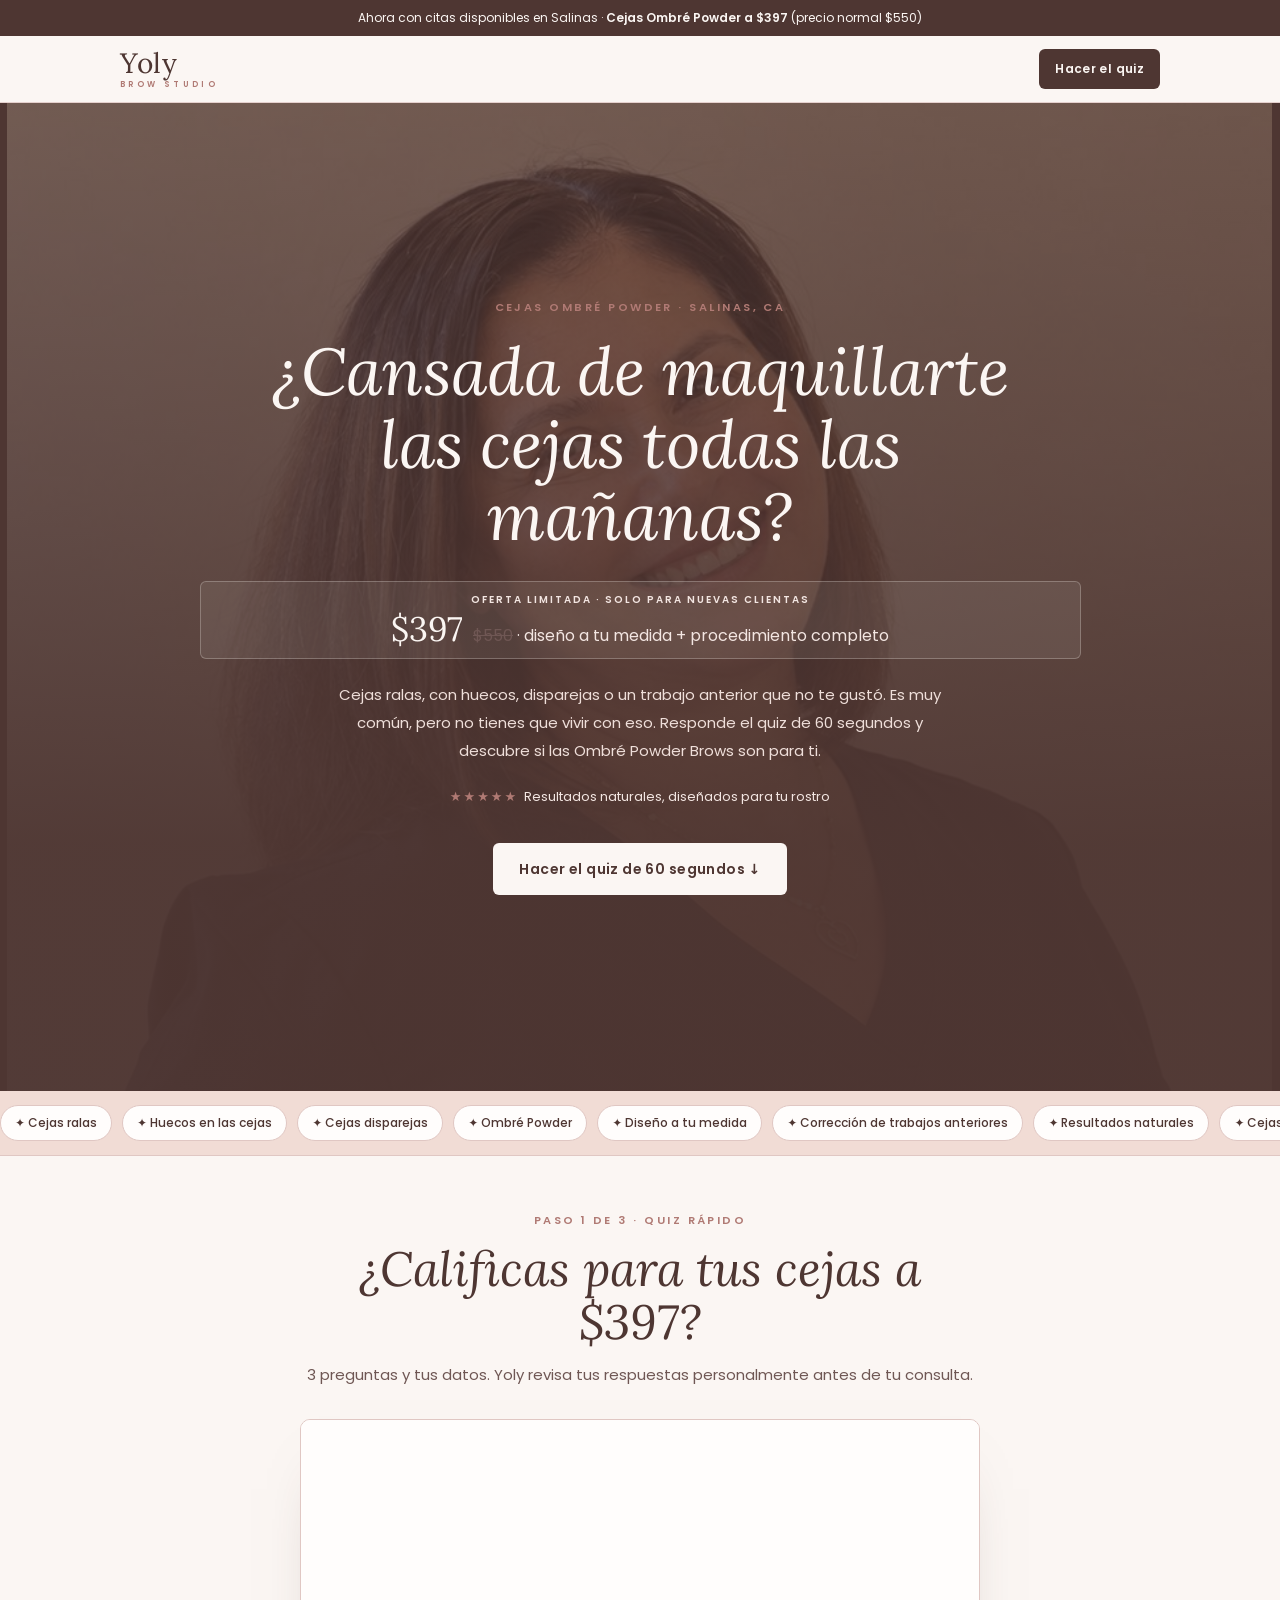
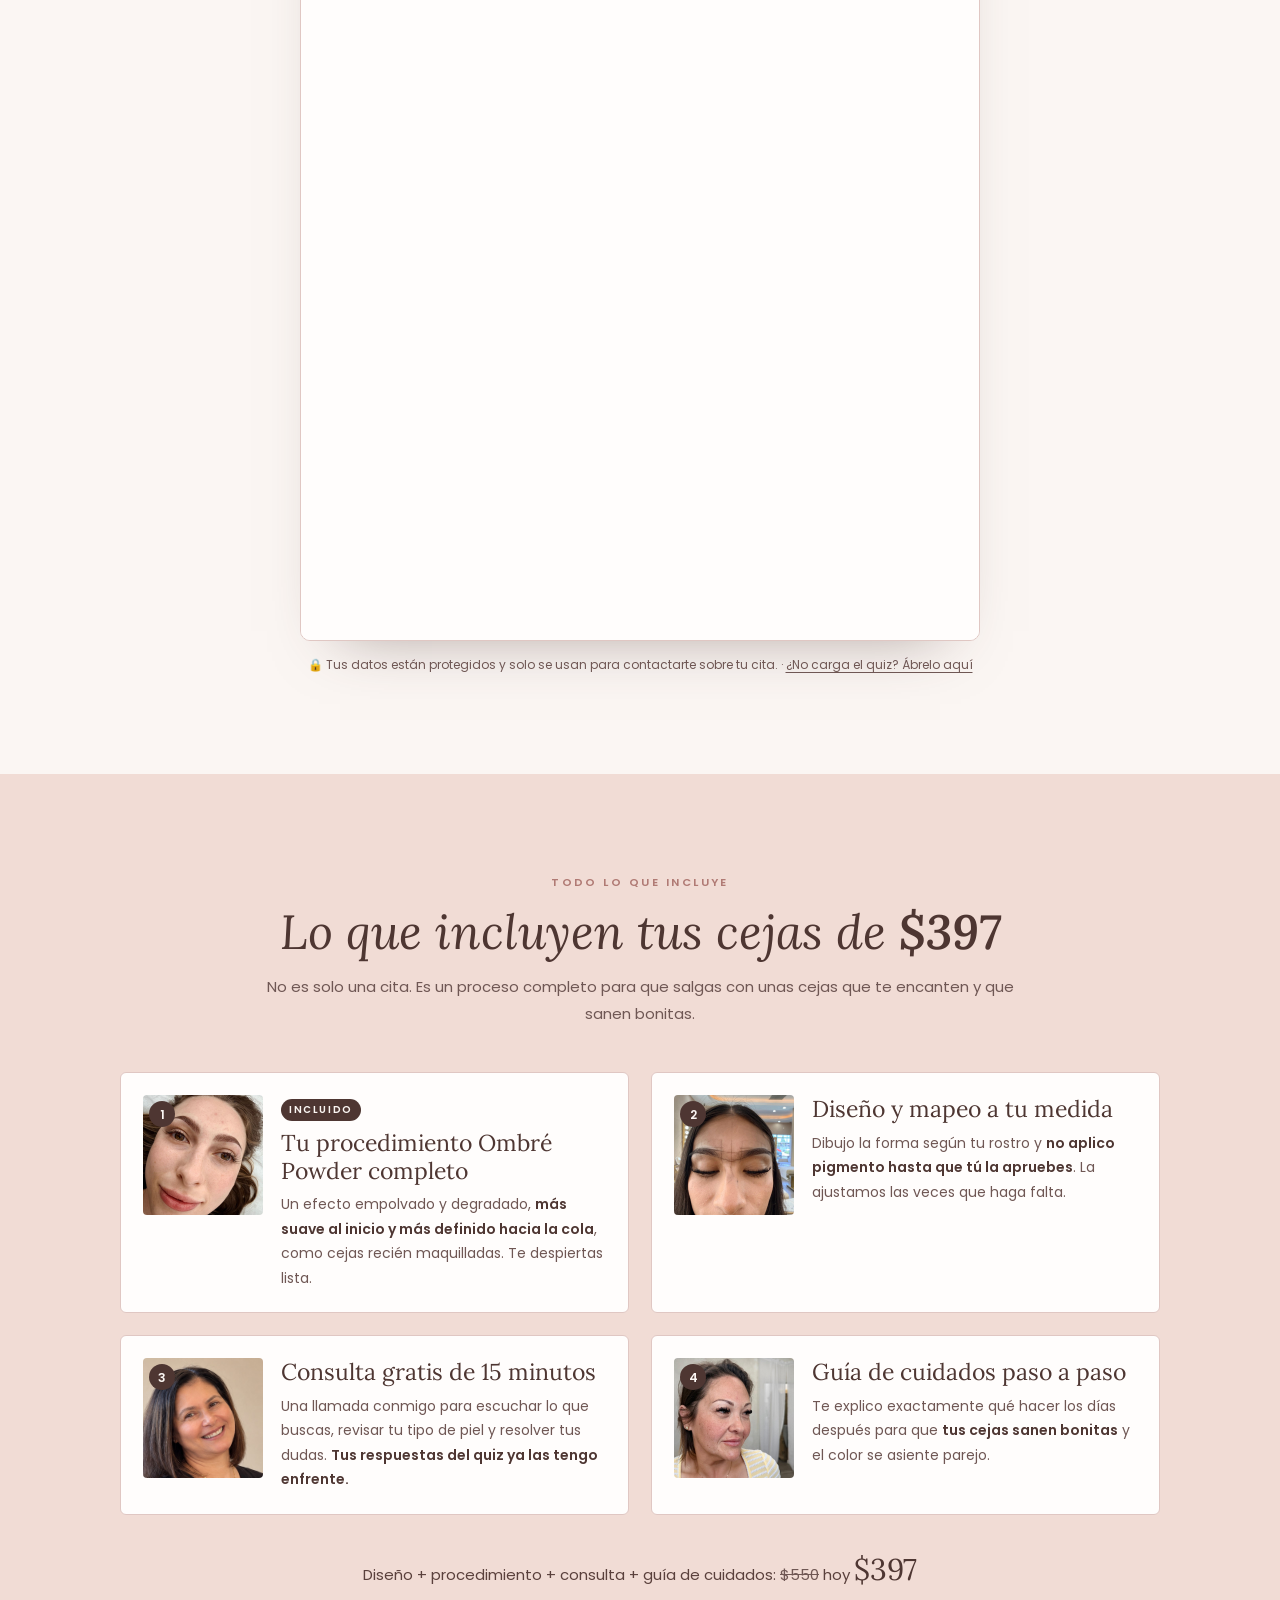
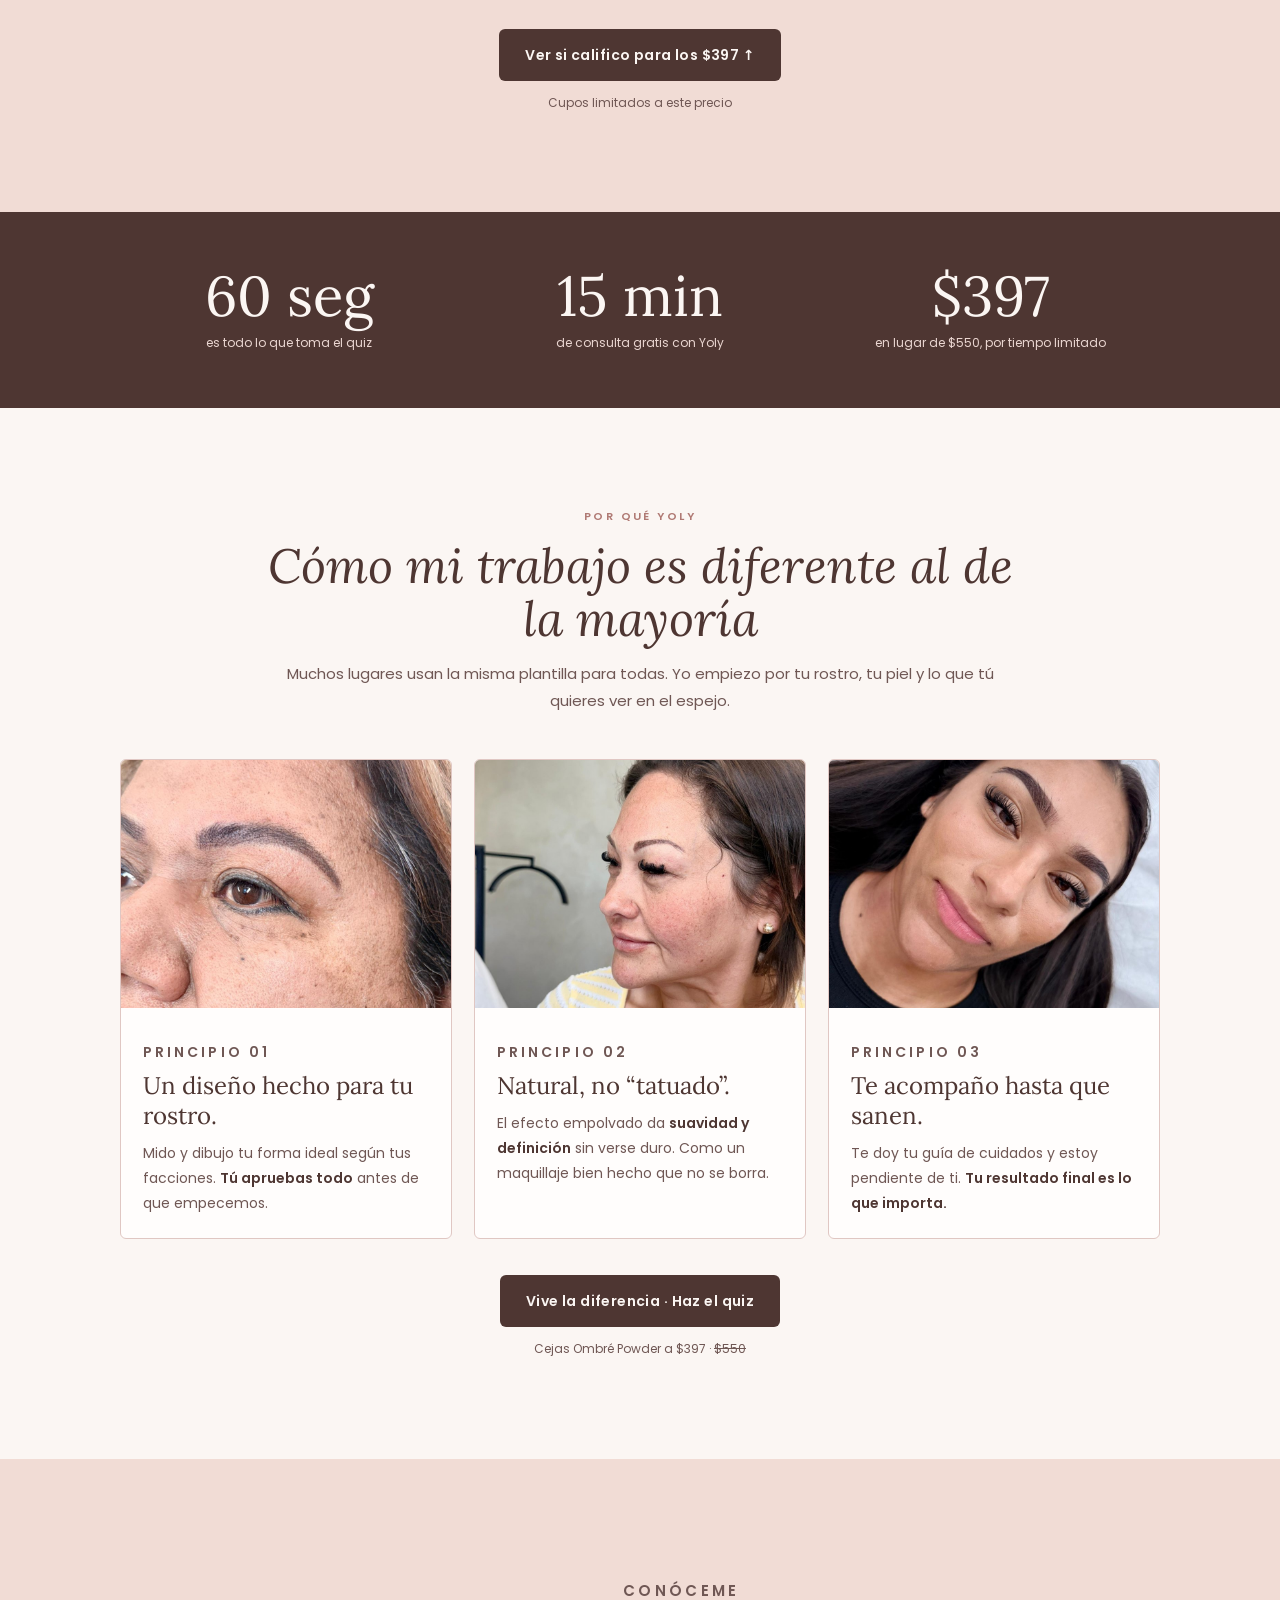
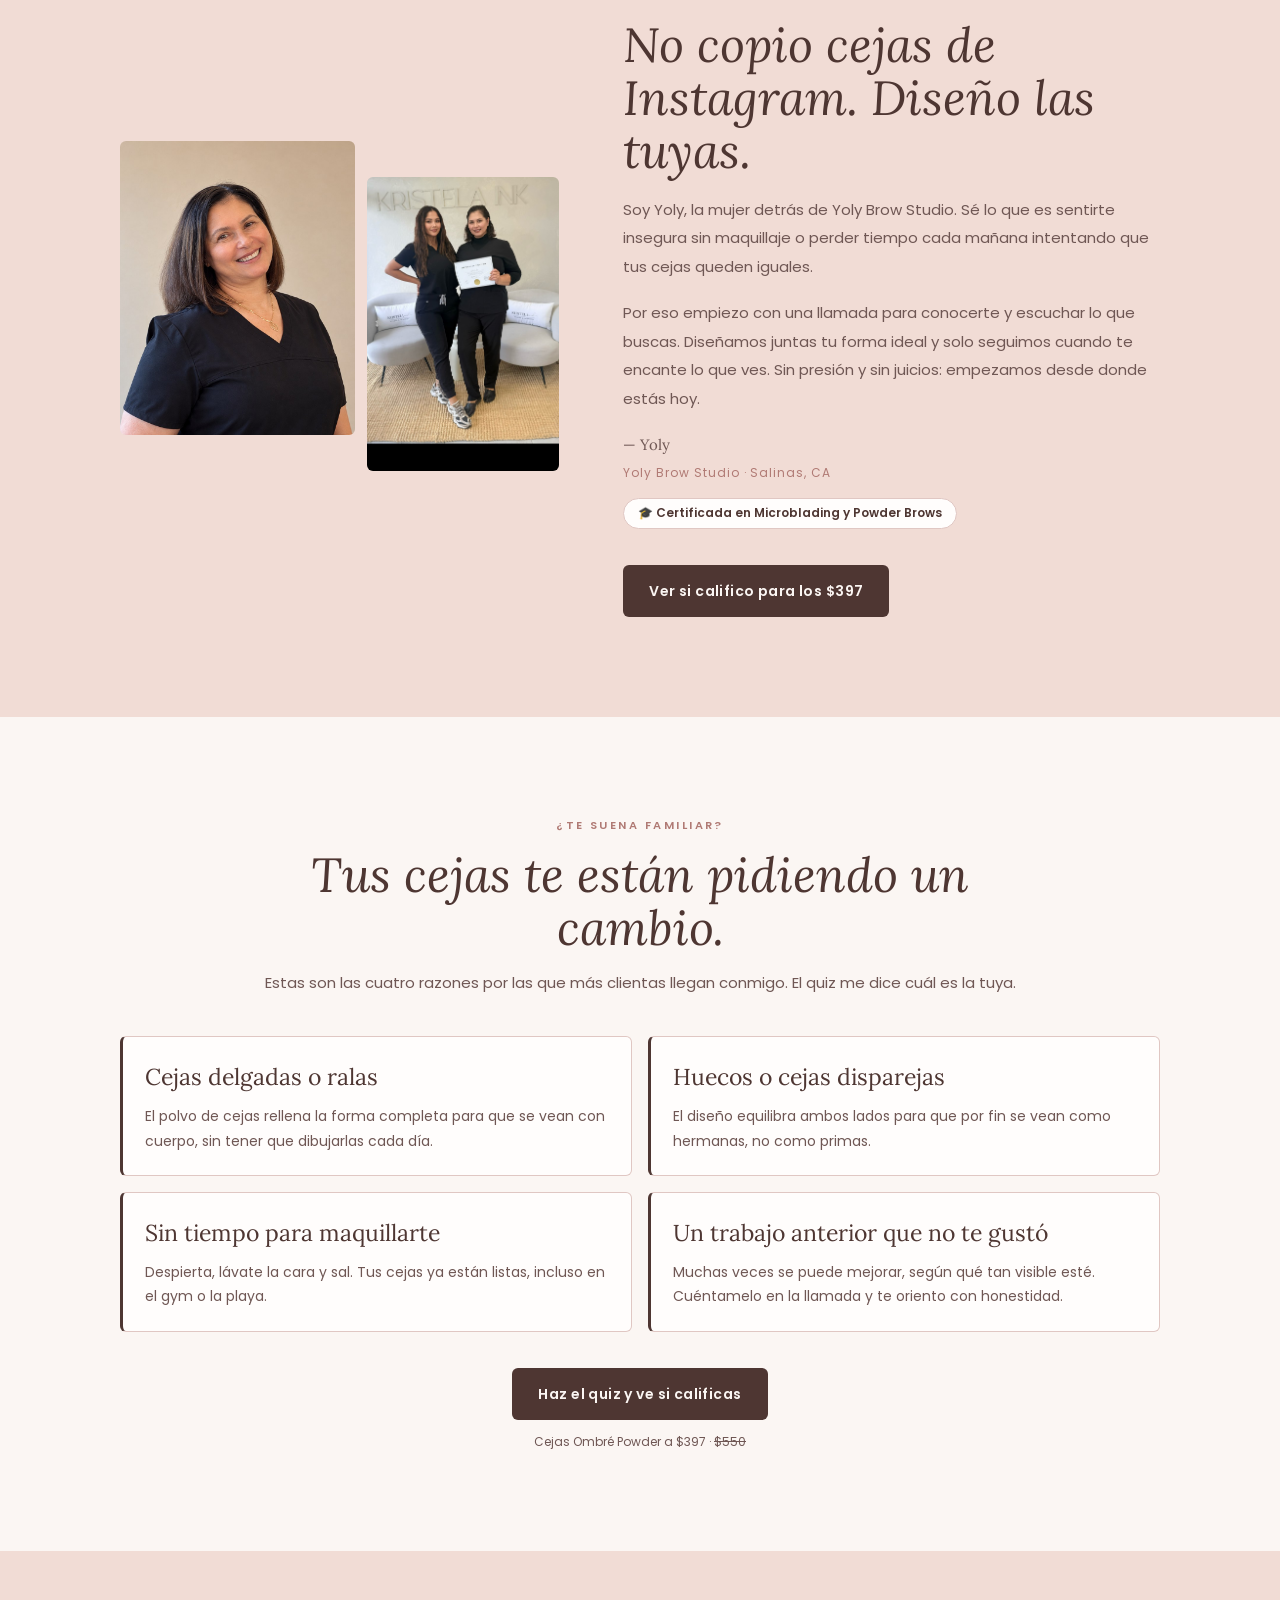
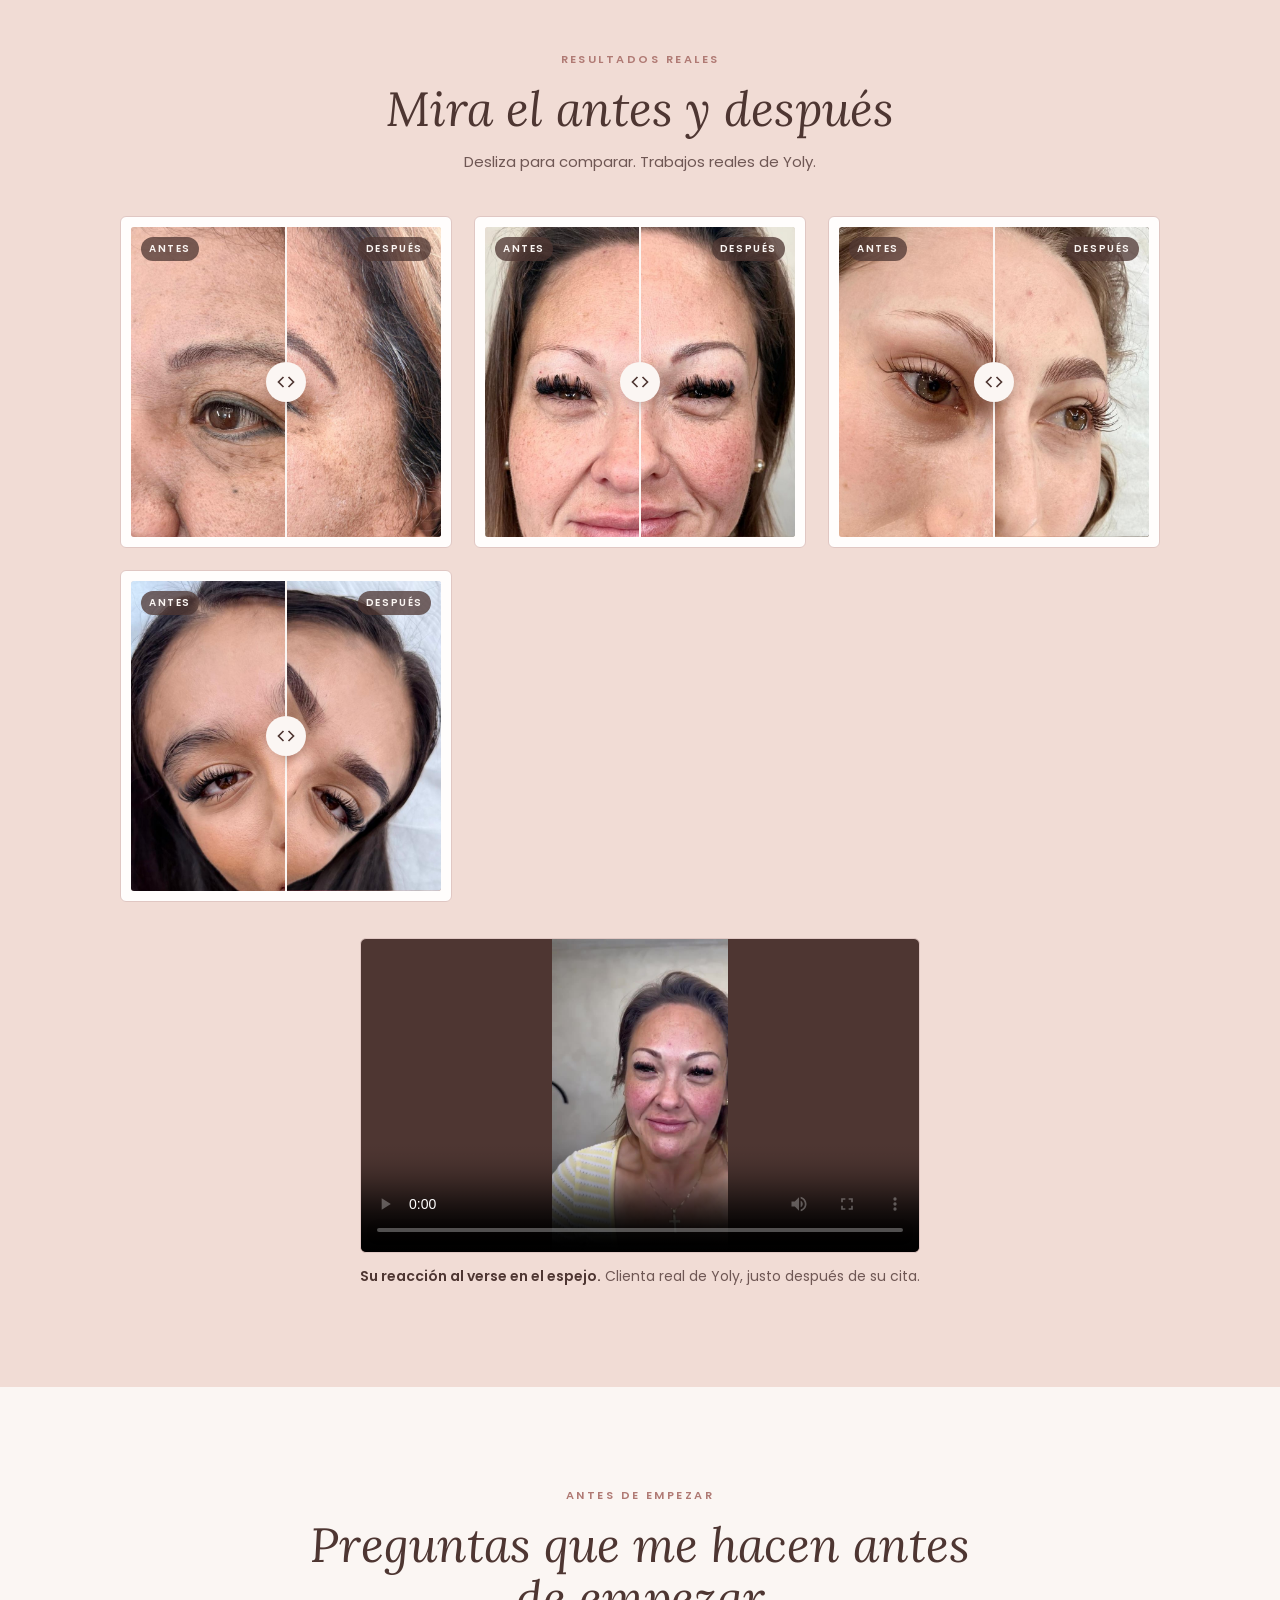
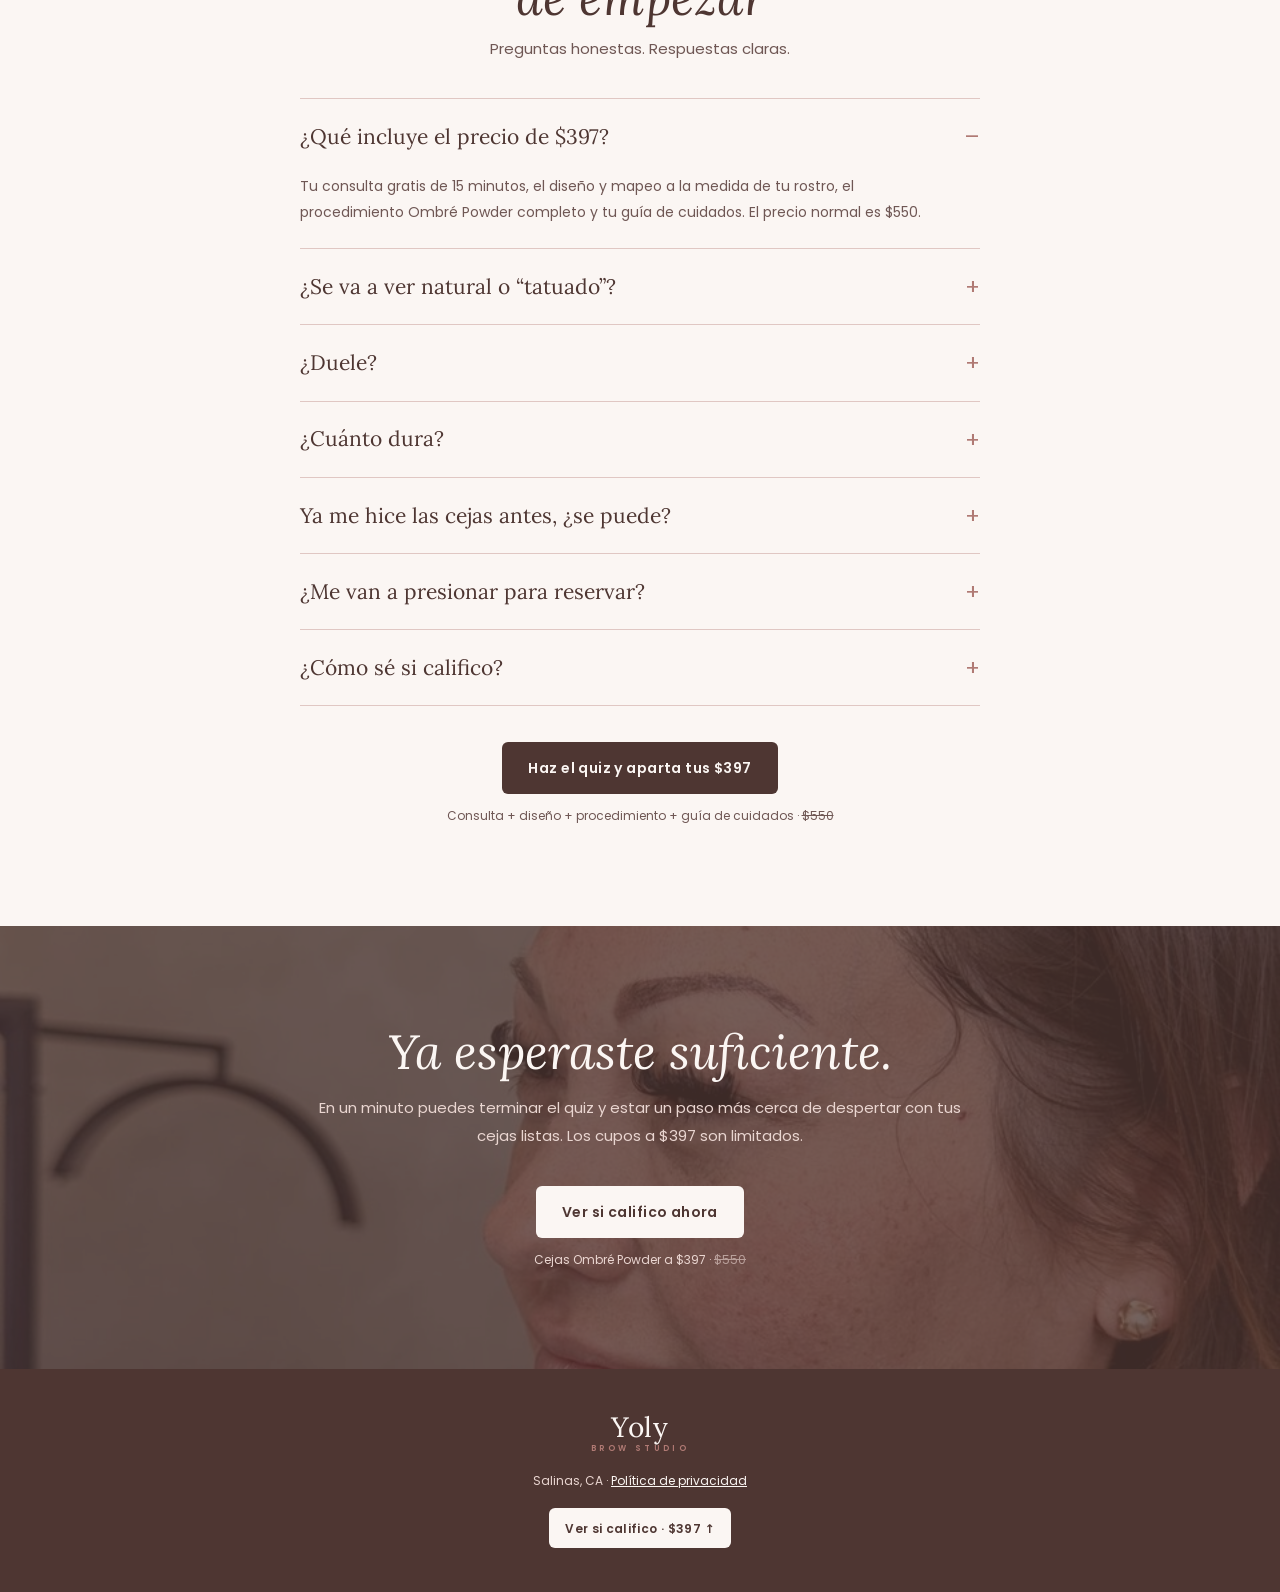
<file: index.html>
<!doctype html>
<html lang="es">
<head>
<meta charset="utf-8">
<meta name="viewport" content="width=device-width, initial-scale=1">
<title>Cejas Ombré Powder $397 | Yoly Brow Studio</title>
<meta name="description" content="Responde el quiz de 60 segundos y descubre si calificas para tus cejas Ombré Powder a $397 (precio normal $550) con Yoly en Yoly Brow Studio.">
<meta property="og:title" content="Cejas Ombré Powder a $397 | Yoly Brow Studio">
<meta property="og:description" content="Precio normal $550, hoy $397. Responde el quiz de 60 segundos para ver si calificas.">
<meta property="og:image" content="/media/hero.jpg">
<link rel="icon" href="data:image/svg+xml,%3Csvg xmlns='http://www.w3.org/2000/svg' viewBox='0 0 64 64'%3E%3Crect width='64' height='64' rx='14' fill='%234E3632'/%3E%3Ctext x='32' y='43' font-family='Georgia,serif' font-size='34' text-anchor='middle' fill='%23FBF6F3'%3EY%3C/text%3E%3C/svg%3E">
<link rel="preconnect" href="https://fonts.googleapis.com">
<link rel="preconnect" href="https://fonts.gstatic.com" crossorigin>
<link href="https://fonts.googleapis.com/css2?family=Lora:ital,wght@0,400;0,500;1,400;1,500&family=Poppins:wght@300;400;500;600&display=swap" rel="stylesheet">
<link rel="stylesheet" href="/funnel.css">
<script>
/* ============ SETTINGS — edit here ============ */
window.SITE = {
  artist: 'Yoly',
  // Zuops Smart Form "Quiz Ombré $397 – Video Funnel (test)". Its redirect goes to /video/
  formUrl: 'https://crm.adrianolocal.com/f/quiz-ombre-397-video-funnel-test-5132',
  pixelId: '1642823290759521',
  beforeAfter: [
    { before: '/media/ba-1-antes.jpg', after: '/media/ba-1-despues.jpg' },
    { before: '/media/ba-2-antes.jpg', after: '/media/ba-2-despues.jpg' },
    { before: '/media/ba-3-antes.jpg', after: '/media/ba-3-despues.jpg' },
    { before: '/media/ba-4-antes.jpg', after: '/media/ba-4-despues.jpg' }
  ]
};
</script>
<style>
/* hero */
.hero{position:relative;background:var(--night);color:var(--cream);overflow:hidden}
.hero::before{content:"";position:absolute;inset:0;background:url(/media/hero.jpg) center 22%/cover;opacity:.42}
@media(min-width:900px){.hero::before{background-position:center 28%;background-size:auto 160%;background-repeat:no-repeat}}
.hero::after{content:"";position:absolute;inset:0;background:linear-gradient(180deg,rgba(78,54,50,.35),rgba(78,54,50,.92) 75%)}
.hero .wrap{position:relative;z-index:1;padding-top:64px;padding-bottom:64px;text-align:center}
@media(min-width:768px){.hero .wrap{padding-top:96px;padding-bottom:96px}}
.hero h1{font-size:40px;color:var(--cream);max-width:820px;margin:18px auto 0}
@media(min-width:640px){.hero h1{font-size:56px}}
@media(min-width:1024px){.hero h1{font-size:66px}}
.hero .offer{margin-top:28px;background:rgba(251,246,243,.08);border-color:rgba(251,246,243,.25)}
.hero .offer .price{color:var(--cream)}
.hero .offer span{color:#F3E6E2}
.hero p.agit{max-width:620px;margin:22px auto 0;font-size:15px;line-height:1.85;color:#EFDFDA}
.stars{margin-top:22px;font-size:13px;color:#F3E6E2}
.stars span{color:var(--gold);letter-spacing:2px;margin-right:6px}
/* ticker */
.ticker{background:var(--sand);border-bottom:1px solid var(--linen);overflow:hidden;padding:14px 0}
.ticker-track{display:flex;gap:10px;width:max-content;animation:tick 32s linear infinite}
.ticker span{white-space:nowrap;border:1px solid var(--linen);background:var(--card);border-radius:999px;padding:7px 14px;font-size:12px;font-weight:500;color:var(--night)}
@keyframes tick{to{transform:translateX(-50%)}}
/* quiz */
#quiz{padding-top:56px}
.quiz-box{margin-top:30px;background:var(--card);border:1px solid var(--linen);border-radius:10px;overflow:hidden;box-shadow:0 30px 60px -40px rgba(78,54,50,.5)}
.quiz-box iframe{width:100%;height:820px;border:0;background:var(--card)}
.quiz-note{margin-top:14px;text-align:center;font-size:12px;color:var(--muted)}
.quiz-note a{text-decoration:underline;text-underline-offset:3px}
/* stats */
.stats{display:grid;grid-template-columns:repeat(3,1fr);gap:12px;text-align:center}
.stats b{display:block;font-family:Lora,Georgia,serif;font-weight:400;font-size:40px;color:var(--cream);line-height:1}
@media(min-width:768px){.stats b{font-size:56px}}
.stats span{display:block;margin-top:10px;font-size:12px;line-height:1.5;color:#EAD6D1}
/* principles */
.princ{display:grid;gap:22px;margin-top:44px}
@media(min-width:900px){.princ{grid-template-columns:repeat(3,1fr)}}
.pr{background:var(--card);border:1px solid var(--linen);border-radius:var(--radius);overflow:hidden}
.pr img{width:100%;aspect-ratio:4/3;object-fit:cover}
.pr div{padding:22px}
.pr h3{font-family:Lora,Georgia,serif;font-weight:400;font-size:24px;color:var(--night);line-height:1.25;margin-top:6px}
.pr p{font-size:14px;line-height:1.8;color:var(--muted);margin-top:10px}
/* story */
.story{display:grid;gap:36px;align-items:center}
@media(min-width:900px){.story{grid-template-columns:.9fr 1.1fr;gap:64px}}
.story-pics{display:grid;grid-template-columns:1.1fr .9fr;gap:12px}
.story-pics img{width:100%;height:100%;object-fit:cover;border-radius:var(--radius)}
.story-pics img:first-child{aspect-ratio:4/5}
.story-pics img:last-child{aspect-ratio:4/5;margin-top:36px}
.story p{font-size:15px;line-height:1.9;color:var(--muted);margin-top:18px}
.sig{margin-top:20px;font-family:Lora,Georgia,serif;font-size:22px;color:var(--night)}
.sig small{display:block;font-family:Poppins,sans-serif;font-size:12px;color:var(--gold);letter-spacing:.08em;margin-top:2px}
.story .cert{display:inline-block;margin-top:14px;line-height:1.4;padding:6px 14px;border-radius:999px;background:var(--card);border:1px solid var(--linen);font-size:12px!important;font-weight:600;color:var(--night)}
/* problems */
.probs{display:grid;gap:16px;margin-top:40px}
@media(min-width:640px){.probs{grid-template-columns:repeat(2,1fr)}}
.prob{background:var(--card);border:1px solid var(--linen);border-left:3px solid var(--night);border-radius:var(--radius);padding:22px}
.prob h3{font-family:Lora,Georgia,serif;font-weight:400;font-size:23px;color:var(--night)}
.prob p{font-size:14px;line-height:1.75;color:var(--muted);margin-top:8px}
/* faq */
.faq{margin-top:36px;border-top:1px solid var(--linen)}
.faq details{border-bottom:1px solid var(--linen)}
.faq summary{list-style:none;cursor:pointer;display:flex;justify-content:space-between;gap:14px;align-items:center;padding:20px 0;font-family:Lora,Georgia,serif;font-size:21px;color:var(--night)}
.faq summary::-webkit-details-marker{display:none}
.faq summary::after{content:"+";font-family:Poppins,sans-serif;font-size:22px;color:var(--gold);flex:none}
.faq details[open] summary::after{content:"–"}
.faq details p{font-size:14px;line-height:1.85;color:var(--muted);padding:0 28px 22px 0}
/* reaction video */
.react{margin:36px auto 0;max-width:560px;text-align:center}
.react video{width:100%;aspect-ratio:16/9;border-radius:var(--radius);background:var(--night);border:1px solid var(--linen)}
.react p{margin-top:12px;font-size:14px;color:var(--muted)}
/* final */
.final{position:relative;overflow:hidden}
.final::before{content:"";position:absolute;inset:0;background:url(/media/resultado-3.jpg) center/cover;opacity:.22}
.final .wrap{position:relative}
</style>
</head>
<body>

<div class="topbar">Ahora con citas disponibles en Salinas · <b>Cejas Ombré Powder a $397</b> (precio normal $550)</div>
<header>
  <div class="wrap">
    <a href="#top" class="logo" aria-label="Yoly Brow Studio"><b>Yoly</b><small>BROW STUDIO</small></a>
    <a href="#quiz" class="btn sm js-quiz">Hacer el quiz</a>
  </div>
</header>
<div id="top"></div>

<main>
  <!-- HERO -->
  <section class="hero">
    <div class="wrap reveal">
      <p class="eyebrow">Cejas Ombré Powder · Salinas, CA</p>
      <h1 class="display">¿Cansada de maquillarte las cejas todas las mañanas?</h1>
      <div class="offer">
        <span class="tag">Oferta limitada · solo para nuevas clientas</span>
        <span class="price">$397</span>
        <span><s>$550</s> · diseño a tu medida + procedimiento completo</span>
      </div>
      <p class="agit">Cejas ralas, con huecos, disparejas o un trabajo anterior que no te gustó. Es muy común, pero no tienes que vivir con eso. Responde el quiz de 60 segundos y descubre si las Ombré Powder Brows son para ti.</p>
      <p class="stars"><span>★★★★★</span>Resultados naturales, diseñados para tu rostro</p>
      <div class="cta"><a href="#quiz" class="btn light js-quiz">Hacer el quiz de 60 segundos ↓</a></div>
    </div>
  </section>

  <!-- TICKER -->
  <div class="ticker" aria-hidden="true"><div class="ticker-track" id="ticker"></div></div>

  <!-- QUIZ -->
  <section id="quiz">
    <div class="wrap slim">
      <div class="center">
        <p class="eyebrow">Paso 1 de 3 · Quiz rápido</p>
        <h2 class="display h2" style="margin-top:14px">¿Calificas para tus cejas a $397?</h2>
        <p class="lead" style="margin-top:12px">3 preguntas y tus datos. Yoly revisa tus respuestas personalmente antes de tu consulta.</p>
      </div>
      <div class="quiz-box"><iframe id="quizFrame" title="Quiz Ombré Powder Brows" loading="eager" allow="clipboard-write"></iframe></div>
      <p class="quiz-note">🔒 Tus datos están protegidos y solo se usan para contactarte sobre tu cita. · <a id="quizLink" target="_blank" rel="noopener">¿No carga el quiz? Ábrelo aquí</a></p>
    </div>
  </section>

  <!-- OFFER STACK -->
  <section class="alt">
    <div class="wrap">
      <div class="center slim" style="margin:0 auto">
        <p class="eyebrow">Todo lo que incluye</p>
        <h2 class="display h2" style="margin-top:14px">Lo que incluyen tus cejas de <b>$397</b></h2>
        <p class="lead" style="margin-top:14px">No es solo una cita. Es un proceso completo para que salgas con unas cejas que te encanten y que sanen bonitas.</p>
      </div>
      <div class="stack">
        <article class="item"><div class="pic"><img src="/media/resultado-1.jpg" alt="Resultado de cejas Ombré Powder" loading="lazy"><span class="n">1</span></div><div><span class="badge">Incluido</span><h3>Tu procedimiento Ombré Powder completo</h3><p>Un efecto empolvado y degradado, <b>más suave al inicio y más definido hacia la cola</b>, como cejas recién maquilladas. Te despiertas lista.</p></div></article>
        <article class="item"><div class="pic"><img src="/media/diseno.jpg" alt="Diseño de cejas a la medida" loading="lazy"><span class="n">2</span></div><div><h3>Diseño y mapeo a tu medida</h3><p>Dibujo la forma según tu rostro y <b>no aplico pigmento hasta que tú la apruebes</b>. La ajustamos las veces que haga falta.</p></div></article>
        <article class="item"><div class="pic"><img src="/media/yoly-cara.jpg" alt="Yoly, Yoly Brow Studio" loading="lazy"><span class="n">3</span></div><div><h3>Consulta gratis de 15 minutos</h3><p>Una llamada conmigo para escuchar lo que buscas, revisar tu tipo de piel y resolver tus dudas. <b>Tus respuestas del quiz ya las tengo enfrente.</b></p></div></article>
        <article class="item"><div class="pic"><img src="/media/resultado-2.jpg" alt="Cejas sanadas" loading="lazy"><span class="n">4</span></div><div><h3>Guía de cuidados paso a paso</h3><p>Te explico exactamente qué hacer los días después para que <b>tus cejas sanen bonitas</b> y el color se asiente parejo.</p></div></article>
      </div>
      <p class="valueline">Diseño + procedimiento + consulta + guía de cuidados: <s>$550</s> hoy <span class="big">$397</span></p>
      <div class="cta"><a href="#quiz" class="btn js-quiz">Ver si califico para los $397 ↑</a><small>Cupos limitados a este precio</small></div>
    </div>
  </section>

  <!-- STATS -->
  <section class="dark" style="padding:56px 0">
    <div class="wrap stats">
      <div><b>60 seg</b><span>es todo lo que toma el quiz</span></div>
      <div><b>15 min</b><span>de consulta gratis con Yoly</span></div>
      <div><b>$397</b><span>en lugar de $550, por tiempo limitado</span></div>
    </div>
  </section>

  <!-- DIFFERENT -->
  <section>
    <div class="wrap">
      <div class="center slim" style="margin:0 auto">
        <p class="eyebrow">Por qué Yoly</p>
        <h2 class="display h2" style="margin-top:14px">Cómo <em>mi</em> trabajo es diferente al de la mayoría</h2>
        <p class="lead" style="margin-top:14px">Muchos lugares usan la misma plantilla para todas. Yo empiezo por tu rostro, tu piel y lo que tú quieres ver en el espejo.</p>
      </div>
      <div class="princ">
        <article class="pr"><img src="/media/ba-1-despues.jpg" alt="Diseño personalizado" loading="lazy"><div><p class="eyebrow">Principio 01</p><h3>Un diseño hecho para tu rostro.</h3><p>Mido y dibujo tu forma ideal según tus facciones. <b>Tú apruebas todo</b> antes de que empecemos.</p></div></article>
        <article class="pr"><img src="/media/resultado-3.jpg" alt="Resultado natural" loading="lazy"><div><p class="eyebrow">Principio 02</p><h3>Natural, no “tatuado”.</h3><p>El efecto empolvado da <b>suavidad y definición</b> sin verse duro. Como un maquillaje bien hecho que no se borra.</p></div></article>
        <article class="pr"><img src="/media/resultado-4.jpg" alt="Cejas sanadas" loading="lazy"><div><p class="eyebrow">Principio 03</p><h3>Te acompaño hasta que sanen.</h3><p>Te doy tu guía de cuidados y estoy pendiente de ti. <b>Tu resultado final es lo que importa.</b></p></div></article>
      </div>
      <div class="cta"><a href="#quiz" class="btn js-quiz">Vive la diferencia · Haz el quiz</a><small>Cejas Ombré Powder a $397 · <s>$550</s></small></div>
    </div>
  </section>

  <!-- STORY -->
  <section class="alt">
    <div class="wrap story">
      <div class="story-pics"><img src="/media/yoly.jpg" alt="Yoly" loading="lazy"><img src="/media/certificado.jpg" alt="Yoly recibiendo su certificado" loading="lazy"></div>
      <div>
        <p class="eyebrow">Conóceme</p>
        <h2 class="display h2" style="margin-top:14px">No copio cejas de Instagram. Diseño las tuyas.</h2>
        <p>Soy Yoly, la mujer detrás de Yoly Brow Studio. Sé lo que es sentirte insegura sin maquillaje o perder tiempo cada mañana intentando que tus cejas queden iguales.</p>
        <p>Por eso empiezo con una llamada para conocerte y escuchar lo que buscas. Diseñamos juntas tu forma ideal y solo seguimos cuando te encante lo que ves. Sin presión y sin juicios: empezamos desde donde estás hoy.</p>
        <p class="sig">— Yoly<small>Yoly Brow Studio · Salinas, CA</small></p>
        <p class="cert">🎓 Certificada en Microblading y Powder Brows</p>
        <div class="cta" style="align-items:flex-start;text-align:left"><a href="#quiz" class="btn js-quiz">Ver si califico para los $397</a></div>
      </div>
    </div>
  </section>

  <!-- PROBLEMS -->
  <section>
    <div class="wrap">
      <div class="center slim" style="margin:0 auto">
        <p class="eyebrow">¿Te suena familiar?</p>
        <h2 class="display h2" style="margin-top:14px">Tus cejas te están pidiendo un cambio.</h2>
        <p class="lead" style="margin-top:14px">Estas son las cuatro razones por las que más clientas llegan conmigo. El quiz me dice cuál es la tuya.</p>
      </div>
      <div class="probs">
        <article class="prob"><h3>Cejas delgadas o ralas</h3><p>El polvo de cejas rellena la forma completa para que se vean con cuerpo, sin tener que dibujarlas cada día.</p></article>
        <article class="prob"><h3>Huecos o cejas disparejas</h3><p>El diseño equilibra ambos lados para que por fin se vean como hermanas, no como primas.</p></article>
        <article class="prob"><h3>Sin tiempo para maquillarte</h3><p>Despierta, lávate la cara y sal. Tus cejas ya están listas, incluso en el gym o la playa.</p></article>
        <article class="prob"><h3>Un trabajo anterior que no te gustó</h3><p>Muchas veces se puede mejorar, según qué tan visible esté. Cuéntamelo en la llamada y te oriento con honestidad.</p></article>
      </div>
      <div class="cta"><a href="#quiz" class="btn js-quiz">Haz el quiz y ve si calificas</a><small>Cejas Ombré Powder a $397 · <s>$550</s></small></div>
    </div>
  </section>

  <!-- RESULTS -->
  <section class="alt">
    <div class="wrap">
      <div class="center">
        <p class="eyebrow">Resultados reales</p>
        <h2 class="display h2" style="margin-top:14px">Mira el antes y después</h2>
        <p class="lead" style="margin-top:12px">Desliza para comparar. Trabajos reales de Yoly.</p>
      </div>
      <div class="ba-grid" data-ba="6"></div>
      <div class="react">
        <video src="/media/reaccion.mp4" poster="/media/reaccion.jpg" controls playsinline preload="metadata"></video>
        <p><b>Su reacción al verse en el espejo.</b> Clienta real de Yoly, justo después de su cita.</p>
      </div>
    </div>
  </section>

  <!-- FAQ -->
  <section>
    <div class="wrap slim">
      <div class="center">
        <p class="eyebrow">Antes de empezar</p>
        <h2 class="display h2" style="margin-top:14px">Preguntas que me hacen antes de empezar</h2>
        <p class="lead" style="margin-top:10px">Preguntas honestas. Respuestas claras.</p>
      </div>
      <div class="faq">
        <details open><summary>¿Qué incluye el precio de $397?</summary><p>Tu consulta gratis de 15 minutos, el diseño y mapeo a la medida de tu rostro, el procedimiento Ombré Powder completo y tu guía de cuidados. El precio normal es $550.</p></details>
        <details><summary>¿Se va a ver natural o “tatuado”?</summary><p>La técnica Ombré Powder crea un efecto empolvado, más suave al inicio y más definido hacia la cola, como cejas bien maquilladas. Diseño la forma a tu medida y tú la apruebas antes de empezar.</p></details>
        <details><summary>¿Duele?</summary><p>La mayoría de mis clientas lo describen como una molestia ligera y tolerable, no como dolor. Normalmente uso anestésico tópico para que estés cómoda, y te voy preguntando cómo te sientes durante todo el proceso.</p></details>
        <details><summary>¿Cuánto dura?</summary><p>Depende de tu tipo de piel, tu rutina y tus cuidados. En general, el Ombré Powder dura entre 1 y 3 años, y con retoques periódicos se mantiene fresco.</p></details>
        <details><summary>Ya me hice las cejas antes, ¿se puede?</summary><p>Muchas veces sí, dependiendo de qué tan visible esté y del color que tenga. Cuéntamelo en la llamada y, si puedes, mándame una foto para orientarte.</p></details>
        <details><summary>¿Me van a presionar para reservar?</summary><p>No. En la llamada te explico todo y resuelvo tus dudas. Lo que decidas siempre es tu decisión; mi trabajo es que sea una decisión informada.</p></details>
        <details><summary>¿Cómo sé si califico?</summary><p>Haz el quiz de 60 segundos. Reviso tus respuestas antes de tu consulta y, si no es lo mejor para tu caso, te lo digo con honestidad.</p></details>
      </div>
      <div class="cta"><a href="#quiz" class="btn js-quiz">Haz el quiz y aparta tus $397</a><small>Consulta + diseño + procedimiento + guía de cuidados · <s>$550</s></small></div>
    </div>
  </section>

  <!-- FINAL -->
  <section class="dark final">
    <div class="wrap slim center">
      <h2 class="display h2">Ya esperaste suficiente.</h2>
      <p class="lead" style="margin-top:16px">En un minuto puedes terminar el quiz y estar un paso más cerca de despertar con tus cejas listas. Los cupos a $397 son limitados.</p>
      <div class="cta"><a href="#quiz" class="btn light js-quiz">Ver si califico ahora</a><small>Cejas Ombré Powder a $397 · <s>$550</s></small></div>
    </div>
  </section>
</main>

<footer>
  <div class="wrap">
    <a href="#top" class="logo light" aria-label="Yoly Brow Studio"><b>Yoly</b><small>BROW STUDIO</small></a>
    <p>Salinas, CA · <a href="https://pmuacademia.com/privacidad" target="_blank" rel="noopener">Política de privacidad</a></p>
    <a href="#quiz" class="btn sm light js-quiz">Ver si califico · $397 ↑</a>
  </div>
</footer>
<div class="mobile-cta"><a href="#quiz" class="btn js-quiz">Hacer el quiz · $397</a></div>

<script>
(function(){
  const S = window.SITE;
  // ticker
  const chips = ['Cejas ralas','Huecos en las cejas','Cejas disparejas','Ombré Powder','Diseño a tu medida','Corrección de trabajos anteriores','Resultados naturales'];
  const row = chips.map(c=>`<span>✦ ${c}</span>`).join('');
  document.getElementById('ticker').innerHTML = row + row;
  // quiz: pass through UTMs/fbclid so the lead keeps its ad source
  const q = location.search;
  const url = S.formUrl + q;
  document.getElementById('quizFrame').src = url;
  document.getElementById('quizLink').href = url;
  // hide sticky mobile CTA while the quiz is on screen
  const mob = document.querySelector('.mobile-cta');
  if('IntersectionObserver' in window){
    new IntersectionObserver(es=>es.forEach(e=>{ mob.hidden = e.isIntersecting; }),{threshold:.15}).observe(document.getElementById('quiz'));
  }
})();
</script>
<script src="/funnel.js"></script>
</body>
</html>
</file>
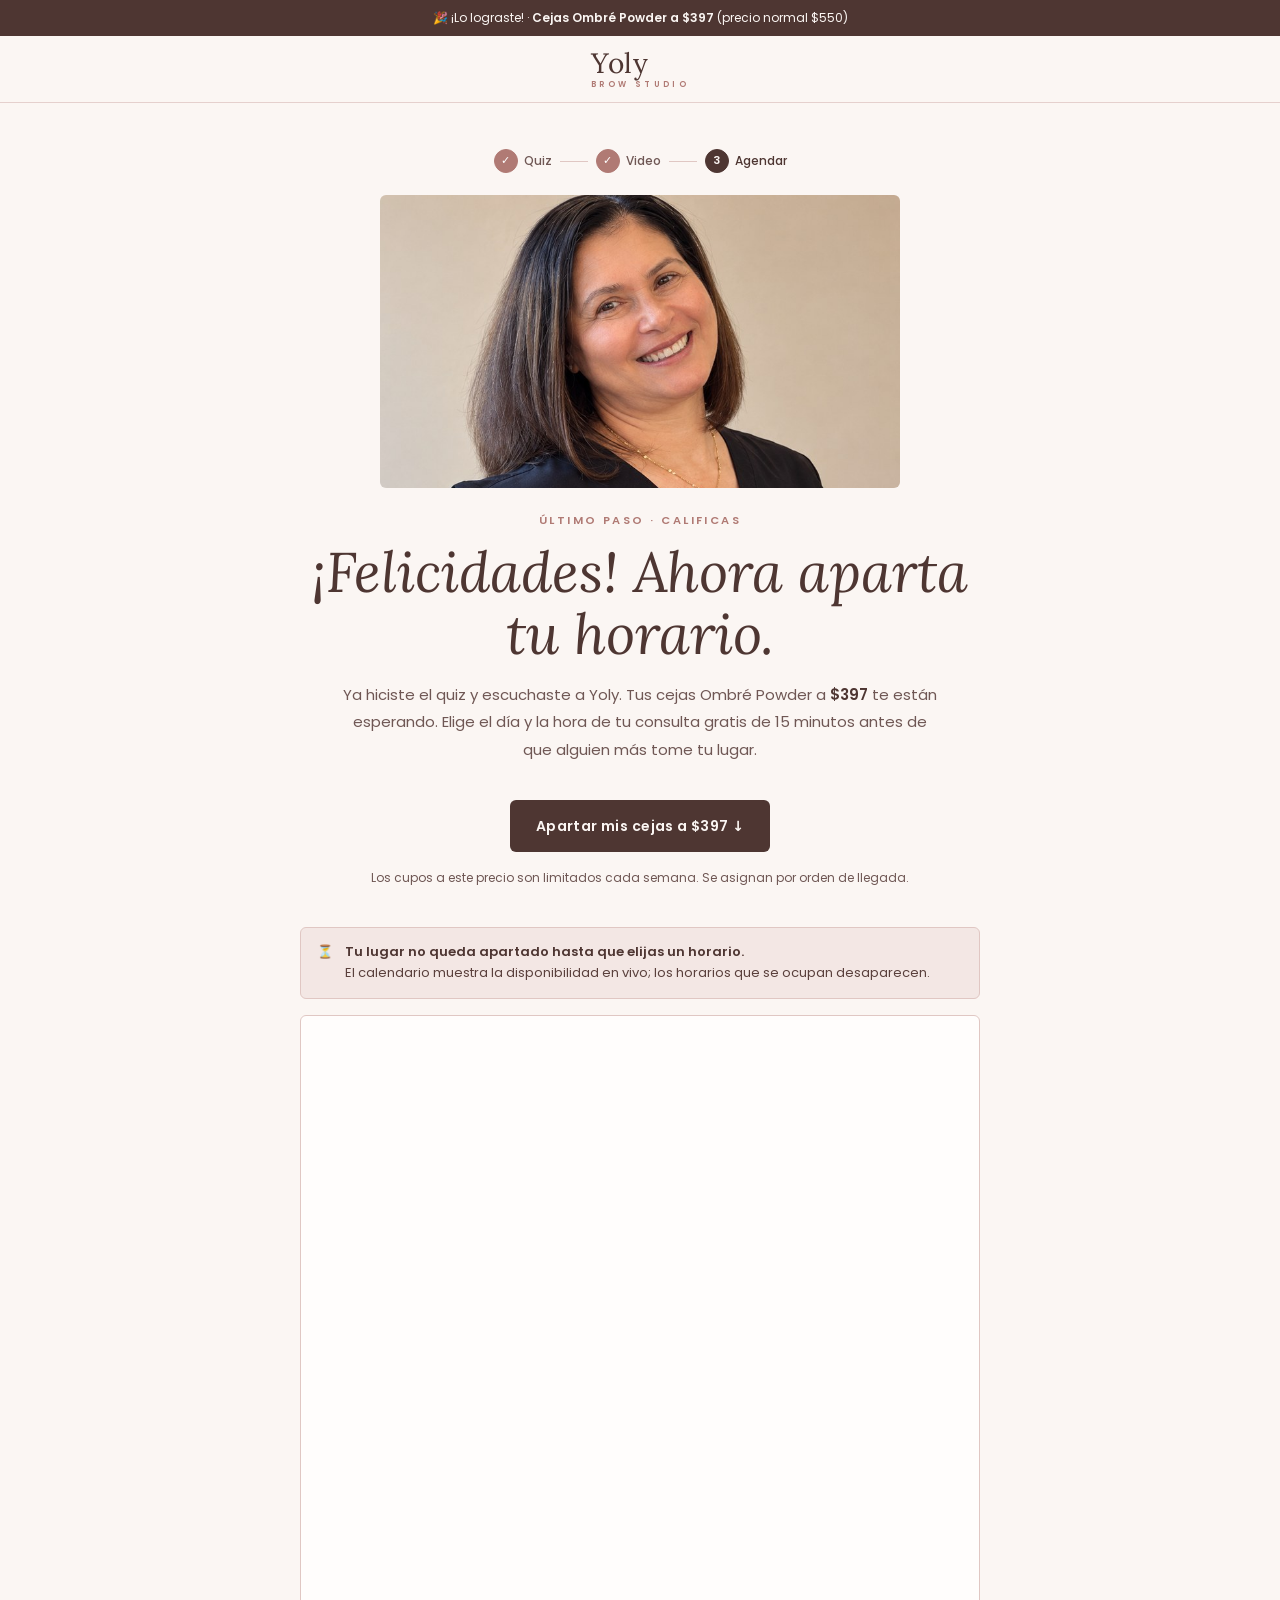
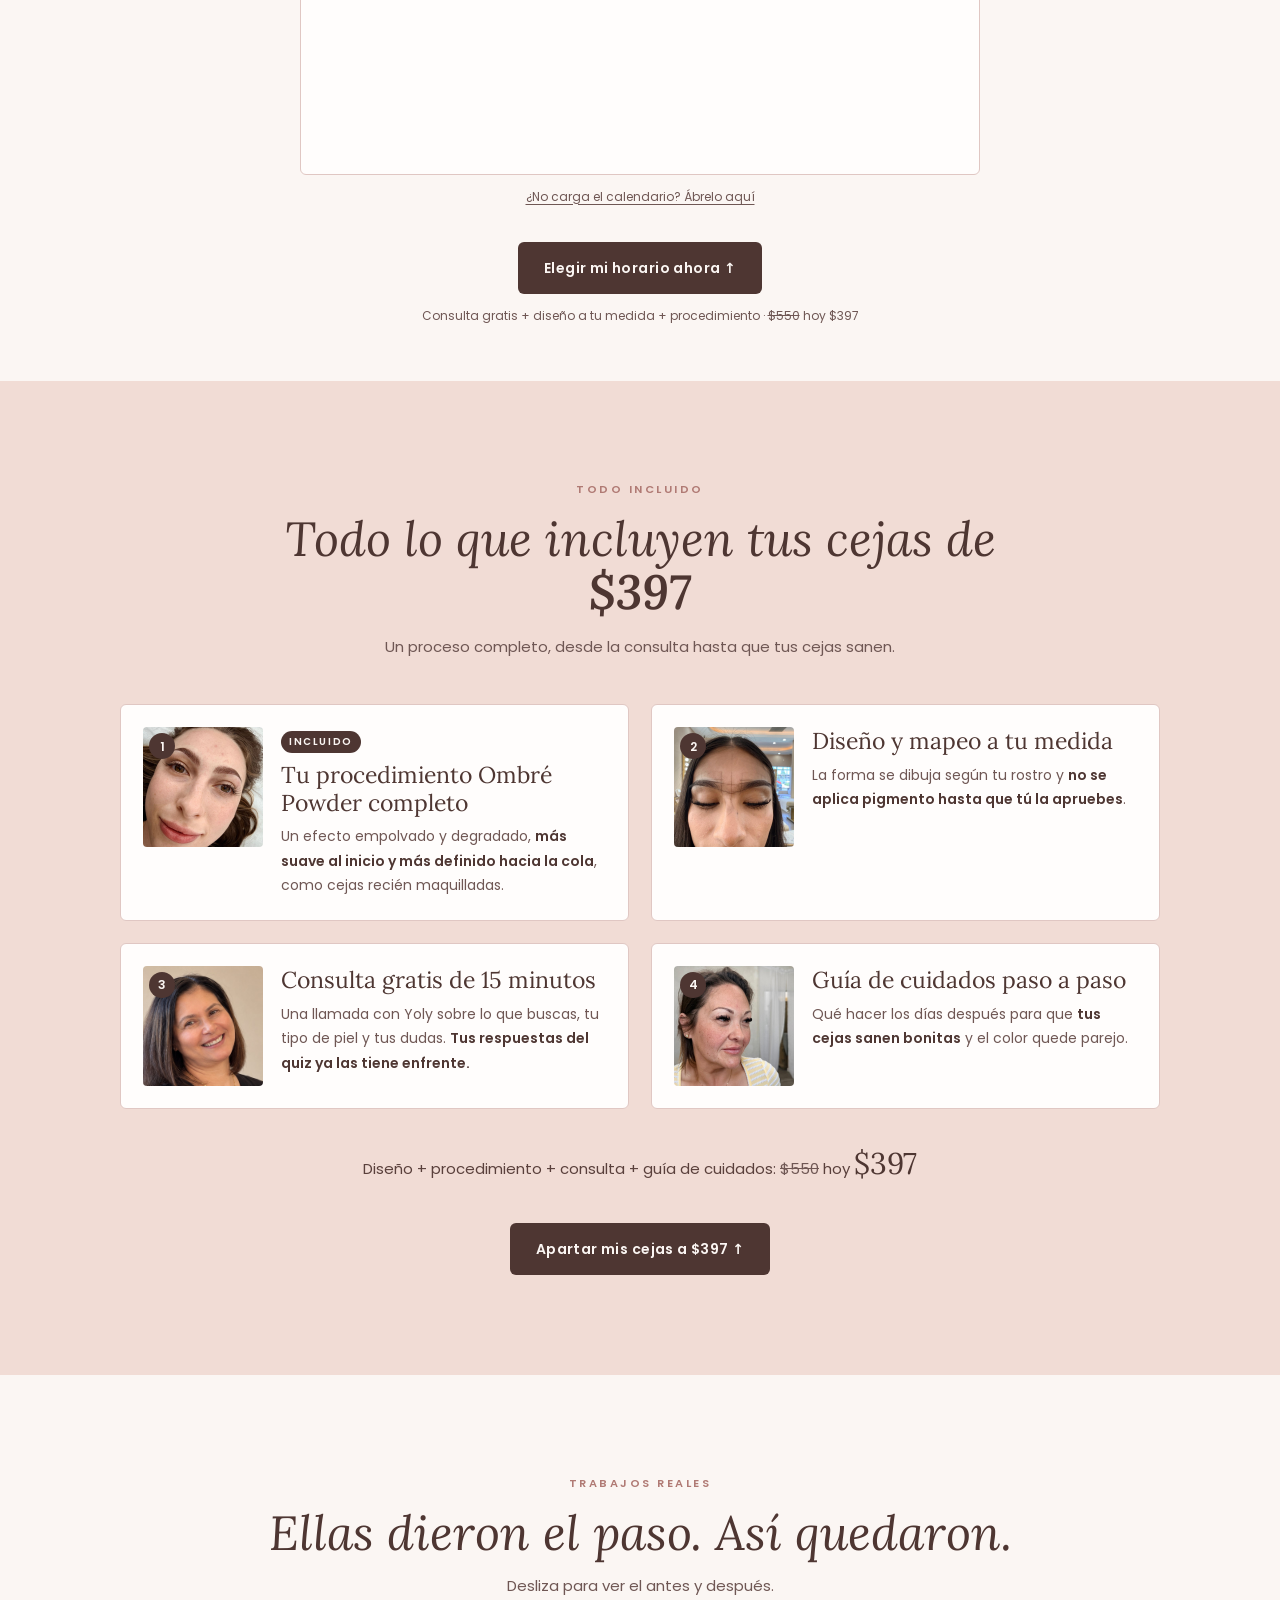
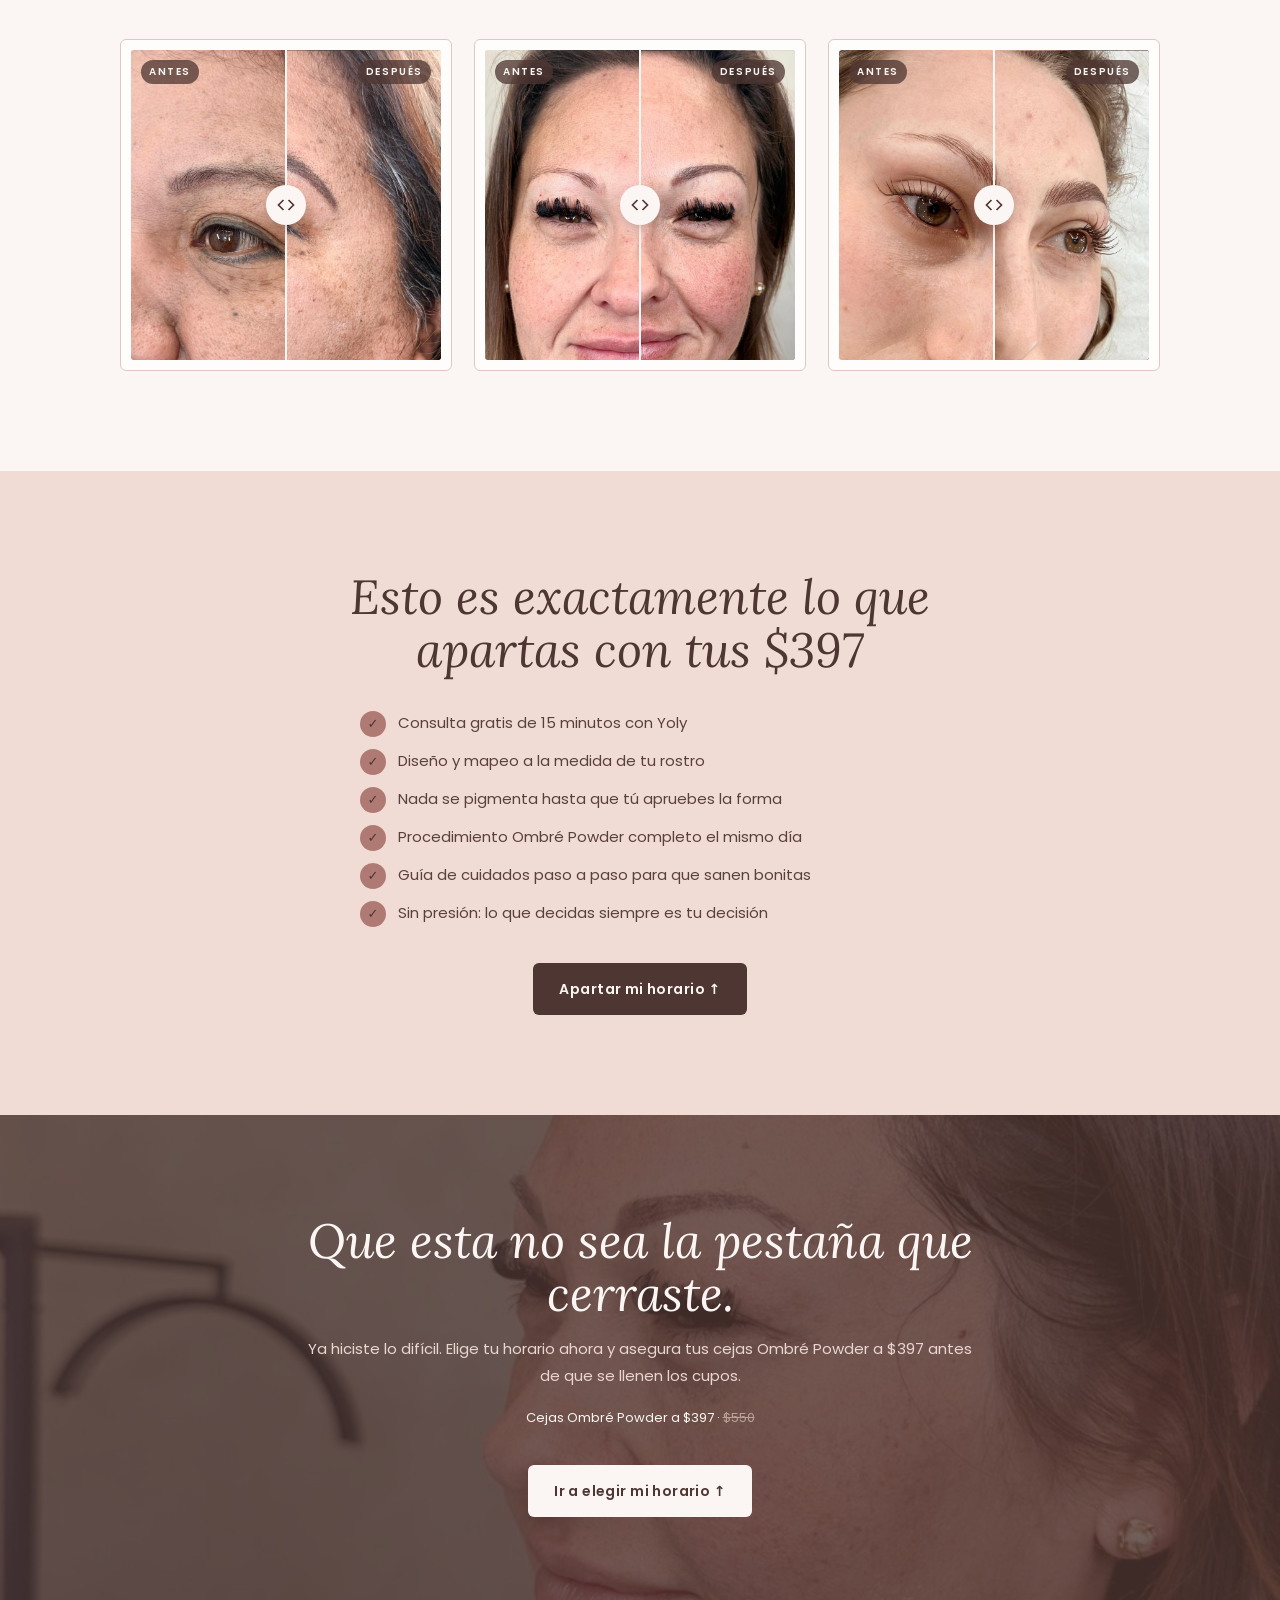
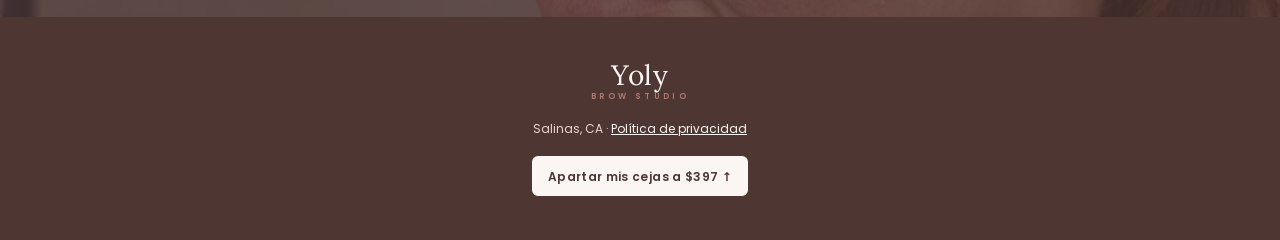
<file: agendar/index.html>
<!doctype html>
<html lang="es">
<head>
<meta charset="utf-8">
<meta name="viewport" content="width=device-width, initial-scale=1">
<meta name="robots" content="noindex">
<title>Elige tu horario | Yoly Brow Studio</title>
<link rel="icon" href="data:image/svg+xml,%3Csvg xmlns='http://www.w3.org/2000/svg' viewBox='0 0 64 64'%3E%3Crect width='64' height='64' rx='14' fill='%234E3632'/%3E%3Ctext x='32' y='43' font-family='Georgia,serif' font-size='34' text-anchor='middle' fill='%23FBF6F3'%3EY%3C/text%3E%3C/svg%3E">
<link rel="preconnect" href="https://fonts.googleapis.com">
<link rel="preconnect" href="https://fonts.gstatic.com" crossorigin>
<link href="https://fonts.googleapis.com/css2?family=Lora:ital,wght@0,400;0,500;1,400;1,500&family=Poppins:wght@300;400;500;600&display=swap" rel="stylesheet">
<link rel="stylesheet" href="/funnel.css">
<script>
/* ============ SETTINGS — edit here ============ */
window.SITE = {
  artist: 'Yoly',
  bookingUrl: 'https://crm.adrianolocal.com/c/yoly-consulta',
  pixelId: '1642823290759521',
  beforeAfter: [
    { before: '/media/ba-1-antes.jpg', after: '/media/ba-1-despues.jpg' },
    { before: '/media/ba-2-antes.jpg', after: '/media/ba-2-despues.jpg' },
    { before: '/media/ba-3-antes.jpg', after: '/media/ba-3-despues.jpg' }
  ]
};
</script>
<style>
.stepper{display:flex;justify-content:center;align-items:center;gap:8px;padding:18px 16px 0;font-size:12px;font-weight:500;color:var(--muted)}
.stepper .s{display:flex;align-items:center;gap:6px}
.stepper .d{width:24px;height:24px;border-radius:50%;display:grid;place-items:center;border:1px solid var(--gold);background:var(--gold);color:#fff;font-size:11px;font-weight:600}
.stepper .on{color:var(--night)}
.stepper .on .d{background:var(--night);border-color:var(--night);color:var(--cream)}
.stepper .bar{width:28px;height:1px;background:var(--linen)}
.top{padding:28px 0 56px}
.top-img{margin:22px auto 0;max-width:520px;aspect-ratio:16/9;border-radius:var(--radius);overflow:hidden}
.top-img img{width:100%;height:100%;object-fit:cover;object-position:center 28%}
.top h1{font-size:40px;margin-top:12px}
@media(min-width:768px){.top h1{font-size:56px}}
.top .sub{max-width:600px;margin:16px auto 0;font-size:15px;line-height:1.85;color:var(--muted)}
.urg{font-size:12px;color:var(--muted);margin-top:4px}
.cal-wrap{margin-top:40px;text-align:left}
.cal-note{display:flex;gap:12px;align-items:flex-start;background:rgba(176,122,116,.12);border:1px solid var(--linen);border-radius:var(--radius);padding:14px 16px;font-size:13px;line-height:1.6;color:var(--ink)}
.cal-note b{display:block}
#cal{margin-top:16px;width:100%;height:900px;border:1px solid var(--linen);border-radius:var(--radius);background:var(--card)}
@media(min-width:768px){#cal{height:760px}}
.fb{margin-top:12px;text-align:center;font-size:12px;color:var(--muted)}
.fb a{text-decoration:underline;text-underline-offset:3px}
.checks{list-style:none;margin:34px auto 0;max-width:560px;display:grid;gap:12px;text-align:left}
.checks li{display:flex;gap:12px;align-items:flex-start;font-size:15px;line-height:1.6}
.checks li::before{content:"✓";flex:none;width:26px;height:26px;border-radius:50%;background:var(--gold);color:var(--night);font-weight:700;font-size:13px;display:grid;place-items:center}
.close-sec{position:relative;overflow:hidden}
.close-sec::before{content:"";position:absolute;inset:0;background:url(/media/resultado-3.jpg) center/cover;opacity:.2}
.close-sec .wrap{position:relative}
</style>
</head>
<body>

<div class="topbar">🎉 ¡Lo lograste! · <b>Cejas Ombré Powder a $397</b> (precio normal $550)</div>
<header class="solo"><div class="wrap"><a href="#agenda" class="logo" aria-label="Yoly Brow Studio"><b>Yoly</b><small>BROW STUDIO</small></a></div></header>

<main>
  <section class="top">
    <div class="stepper" aria-label="Progreso">
      <span class="s"><span class="d">✓</span>Quiz</span><span class="bar"></span>
      <span class="s"><span class="d">✓</span>Video</span><span class="bar"></span>
      <span class="s on"><span class="d">3</span>Agendar</span>
    </div>
    <div class="wrap slim center">
      <div class="top-img"><img src="/media/yoly.jpg" alt="Yoly, Yoly Brow Studio"></div>
      <p class="eyebrow" style="margin-top:24px">Último paso · Calificas</p>
      <h1 class="display" id="hello">¡Felicidades! Ahora aparta tu horario.</h1>
      <p class="sub">Ya hiciste el quiz y escuchaste a Yoly. Tus cejas Ombré Powder a <b>$397</b> te están esperando. Elige el día y la hora de tu consulta gratis de 15 minutos antes de que alguien más tome tu lugar.</p>
      <div class="cta"><a href="#agenda" class="btn">Apartar mis cejas a $397 ↓</a><span class="urg">Los cupos a este precio son limitados cada semana. Se asignan por orden de llegada.</span></div>

      <div class="cal-wrap" id="agenda">
        <div class="cal-note"><span>⏳</span><span><b>Tu lugar no queda apartado hasta que elijas un horario.</b>El calendario muestra la disponibilidad en vivo; los horarios que se ocupan desaparecen.</span></div>
        <iframe id="cal" title="Agenda tu consulta con Yoly"></iframe>
        <p class="fb"><a id="calLink" target="_blank" rel="noopener">¿No carga el calendario? Ábrelo aquí</a></p>
      </div>
      <div class="cta"><a href="#agenda" class="btn">Elegir mi horario ahora ↑</a><small>Consulta gratis + diseño a tu medida + procedimiento · <s>$550</s> hoy $397</small></div>
    </div>
  </section>

  <!-- OFFER STACK -->
  <section class="alt">
    <div class="wrap">
      <div class="center slim" style="margin:0 auto">
        <p class="eyebrow">Todo incluido</p>
        <h2 class="display h2" style="margin-top:14px">Todo lo que incluyen tus cejas de <b>$397</b></h2>
        <p class="lead" style="margin-top:14px">Un proceso completo, desde la consulta hasta que tus cejas sanen.</p>
      </div>
      <div class="stack">
        <article class="item"><div class="pic"><img src="/media/resultado-1.jpg" alt="Resultado de cejas Ombré Powder" loading="lazy"><span class="n">1</span></div><div><span class="badge">Incluido</span><h3>Tu procedimiento Ombré Powder completo</h3><p>Un efecto empolvado y degradado, <b>más suave al inicio y más definido hacia la cola</b>, como cejas recién maquilladas.</p></div></article>
        <article class="item"><div class="pic"><img src="/media/diseno.jpg" alt="Diseño de cejas a la medida" loading="lazy"><span class="n">2</span></div><div><h3>Diseño y mapeo a tu medida</h3><p>La forma se dibuja según tu rostro y <b>no se aplica pigmento hasta que tú la apruebes</b>.</p></div></article>
        <article class="item"><div class="pic"><img src="/media/yoly-cara.jpg" alt="Yoly" loading="lazy"><span class="n">3</span></div><div><h3>Consulta gratis de 15 minutos</h3><p>Una llamada con Yoly sobre lo que buscas, tu tipo de piel y tus dudas. <b>Tus respuestas del quiz ya las tiene enfrente.</b></p></div></article>
        <article class="item"><div class="pic"><img src="/media/resultado-2.jpg" alt="Cejas sanadas" loading="lazy"><span class="n">4</span></div><div><h3>Guía de cuidados paso a paso</h3><p>Qué hacer los días después para que <b>tus cejas sanen bonitas</b> y el color quede parejo.</p></div></article>
      </div>
      <p class="valueline">Diseño + procedimiento + consulta + guía de cuidados: <s>$550</s> hoy <span class="big">$397</span></p>
      <div class="cta"><a href="#agenda" class="btn">Apartar mis cejas a $397 ↑</a></div>
    </div>
  </section>

  <!-- RESULTS (real work; add reviews here once she has real ones) -->
  <section>
    <div class="wrap">
      <div class="center"><p class="eyebrow">Trabajos reales</p><h2 class="display h2" style="margin-top:14px">Ellas dieron el paso. Así quedaron.</h2><p class="lead" style="margin-top:12px">Desliza para ver el antes y después.</p></div>
      <div class="ba-grid" data-ba="3"></div>
    </div>
  </section>

  <!-- CHECKLIST -->
  <section class="alt">
    <div class="wrap slim center">
      <h2 class="display h2">Esto es exactamente lo que apartas con tus $397</h2>
      <ul class="checks">
        <li>Consulta gratis de 15 minutos con Yoly</li>
        <li>Diseño y mapeo a la medida de tu rostro</li>
        <li>Nada se pigmenta hasta que tú apruebes la forma</li>
        <li>Procedimiento Ombré Powder completo el mismo día</li>
        <li>Guía de cuidados paso a paso para que sanen bonitas</li>
        <li>Sin presión: lo que decidas siempre es tu decisión</li>
      </ul>
      <div class="cta"><a href="#agenda" class="btn">Apartar mi horario ↑</a></div>
    </div>
  </section>

  <!-- CLOSE -->
  <section class="dark close-sec">
    <div class="wrap slim center">
      <h2 class="display h2">Que esta no sea la pestaña que cerraste.</h2>
      <p class="lead" style="margin-top:14px">Ya hiciste lo difícil. Elige tu horario ahora y asegura tus cejas Ombré Powder a $397 antes de que se llenen los cupos.</p>
      <p style="margin-top:18px;font-size:13px">Cejas Ombré Powder a $397 · <s>$550</s></p>
      <div class="cta"><a href="#agenda" class="btn light">Ir a elegir mi horario ↑</a></div>
    </div>
  </section>
</main>

<footer>
  <div class="wrap">
    <a href="#agenda" class="logo light" aria-label="Yoly Brow Studio"><b>Yoly</b><small>BROW STUDIO</small></a>
    <p>Salinas, CA · <a href="https://pmuacademia.com/privacidad" target="_blank" rel="noopener">Política de privacidad</a></p>
    <a href="#agenda" class="btn sm light">Apartar mis cejas a $397 ↑</a>
  </div>
</footer>
<div class="mobile-cta" id="mob"><a href="#agenda" class="btn">Elegir mi horario · $397</a></div>

<script>
(function(){
  const S = window.SITE, $ = id => document.getElementById(id);
  const params = new URLSearchParams(location.search);
  const fn = (params.get('fn') || params.get('first_name') || params.get('name') || '').split(' ')[0];
  if (fn) $('hello').textContent = `¡Felicidades, ${fn.charAt(0).toUpperCase() + fn.slice(1)}! Ahora aparta tu horario.`;
  const url = S.bookingUrl + location.search;
  $('cal').src = url; $('calLink').href = url;
  if ('IntersectionObserver' in window) {
    new IntersectionObserver(es => es.forEach(e => { $('mob').hidden = e.isIntersecting; }), { threshold: .1 }).observe($('agenda'));
  }
})();
</script>
<script src="/funnel.js"></script>
</body>
</html>
</file>
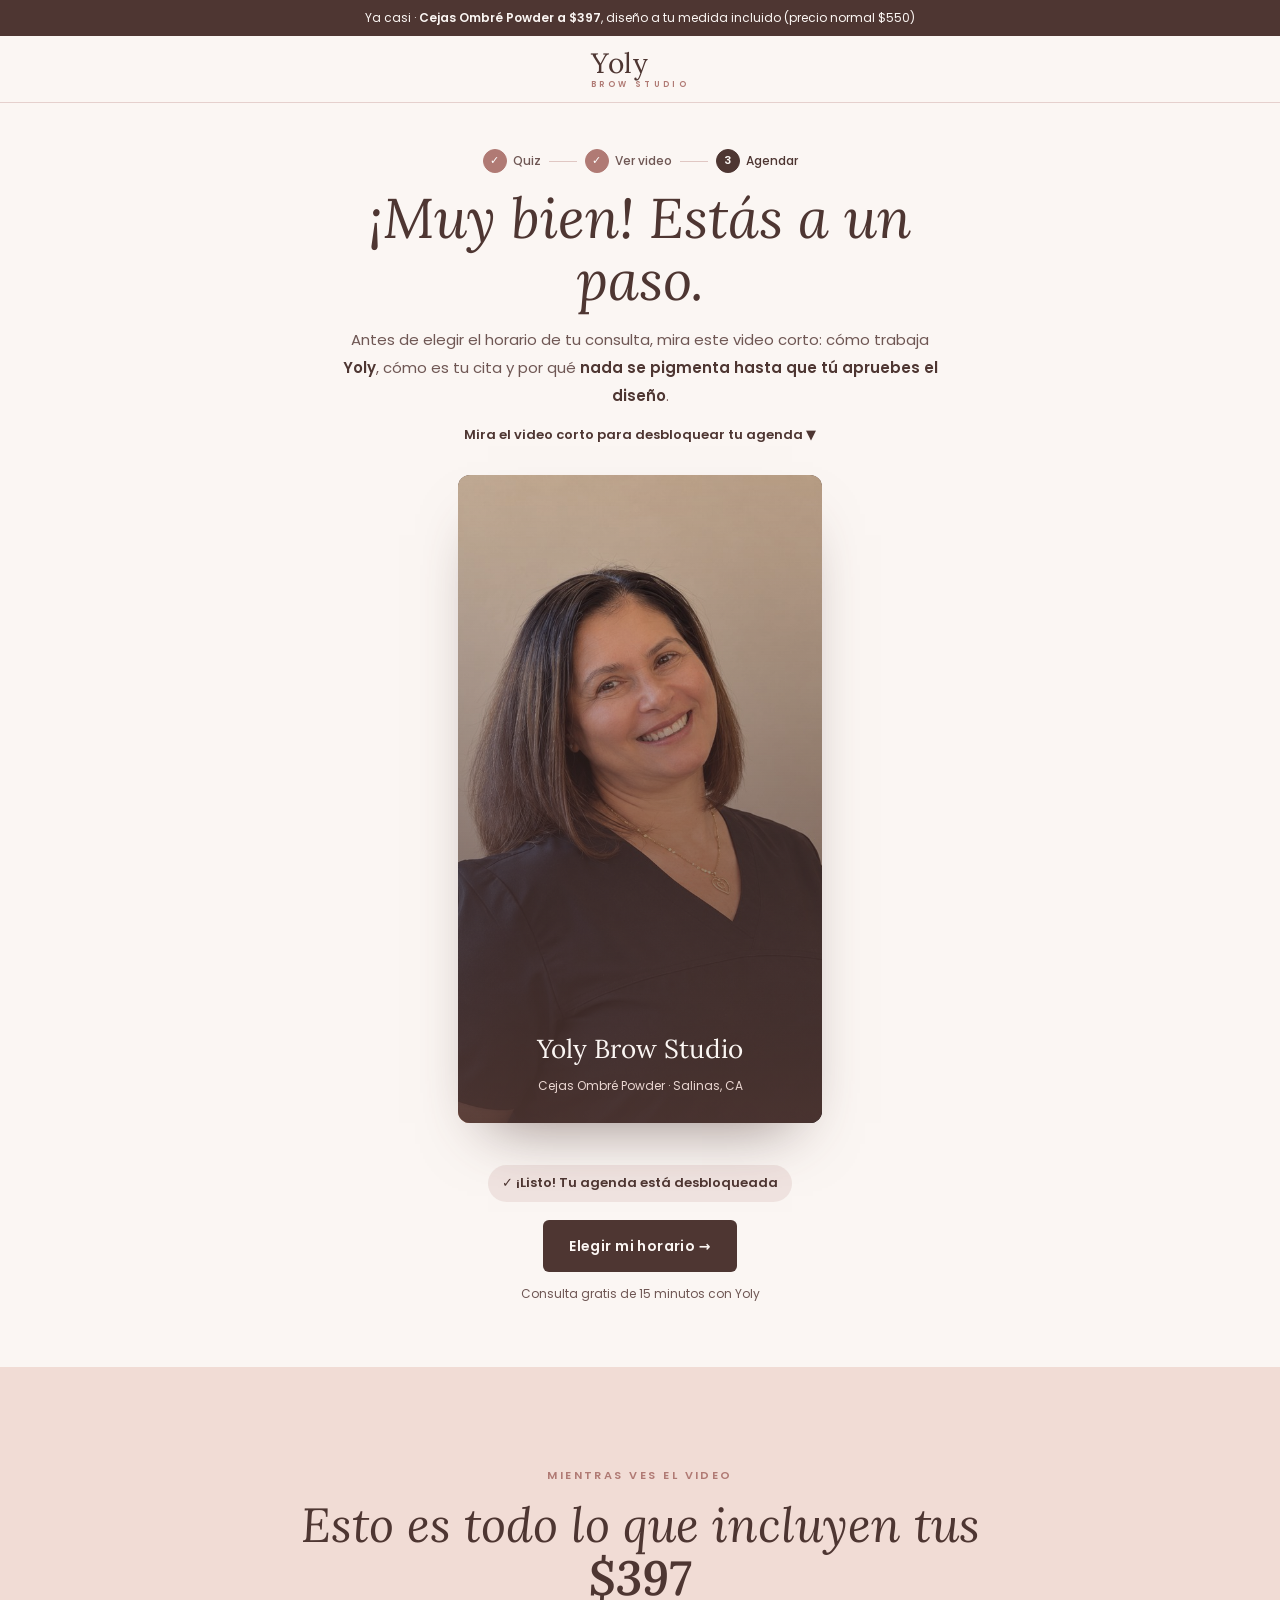
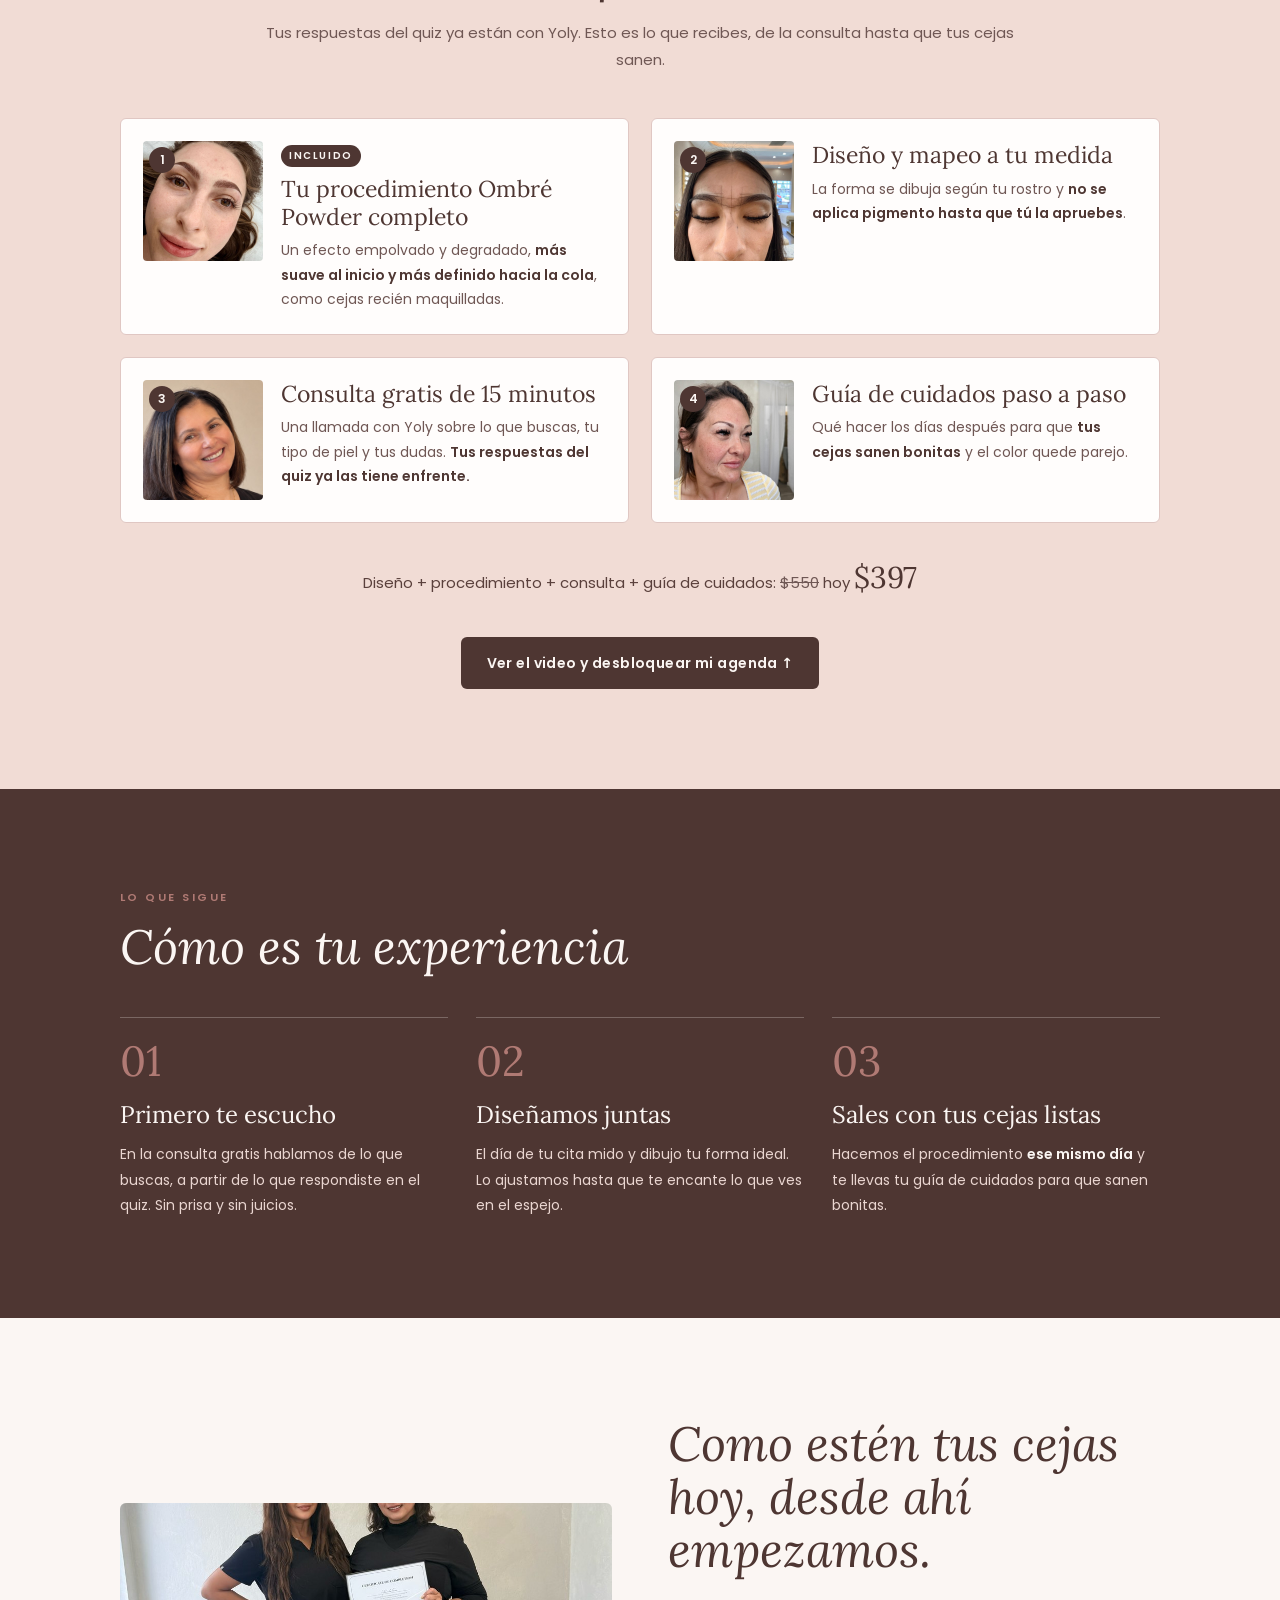
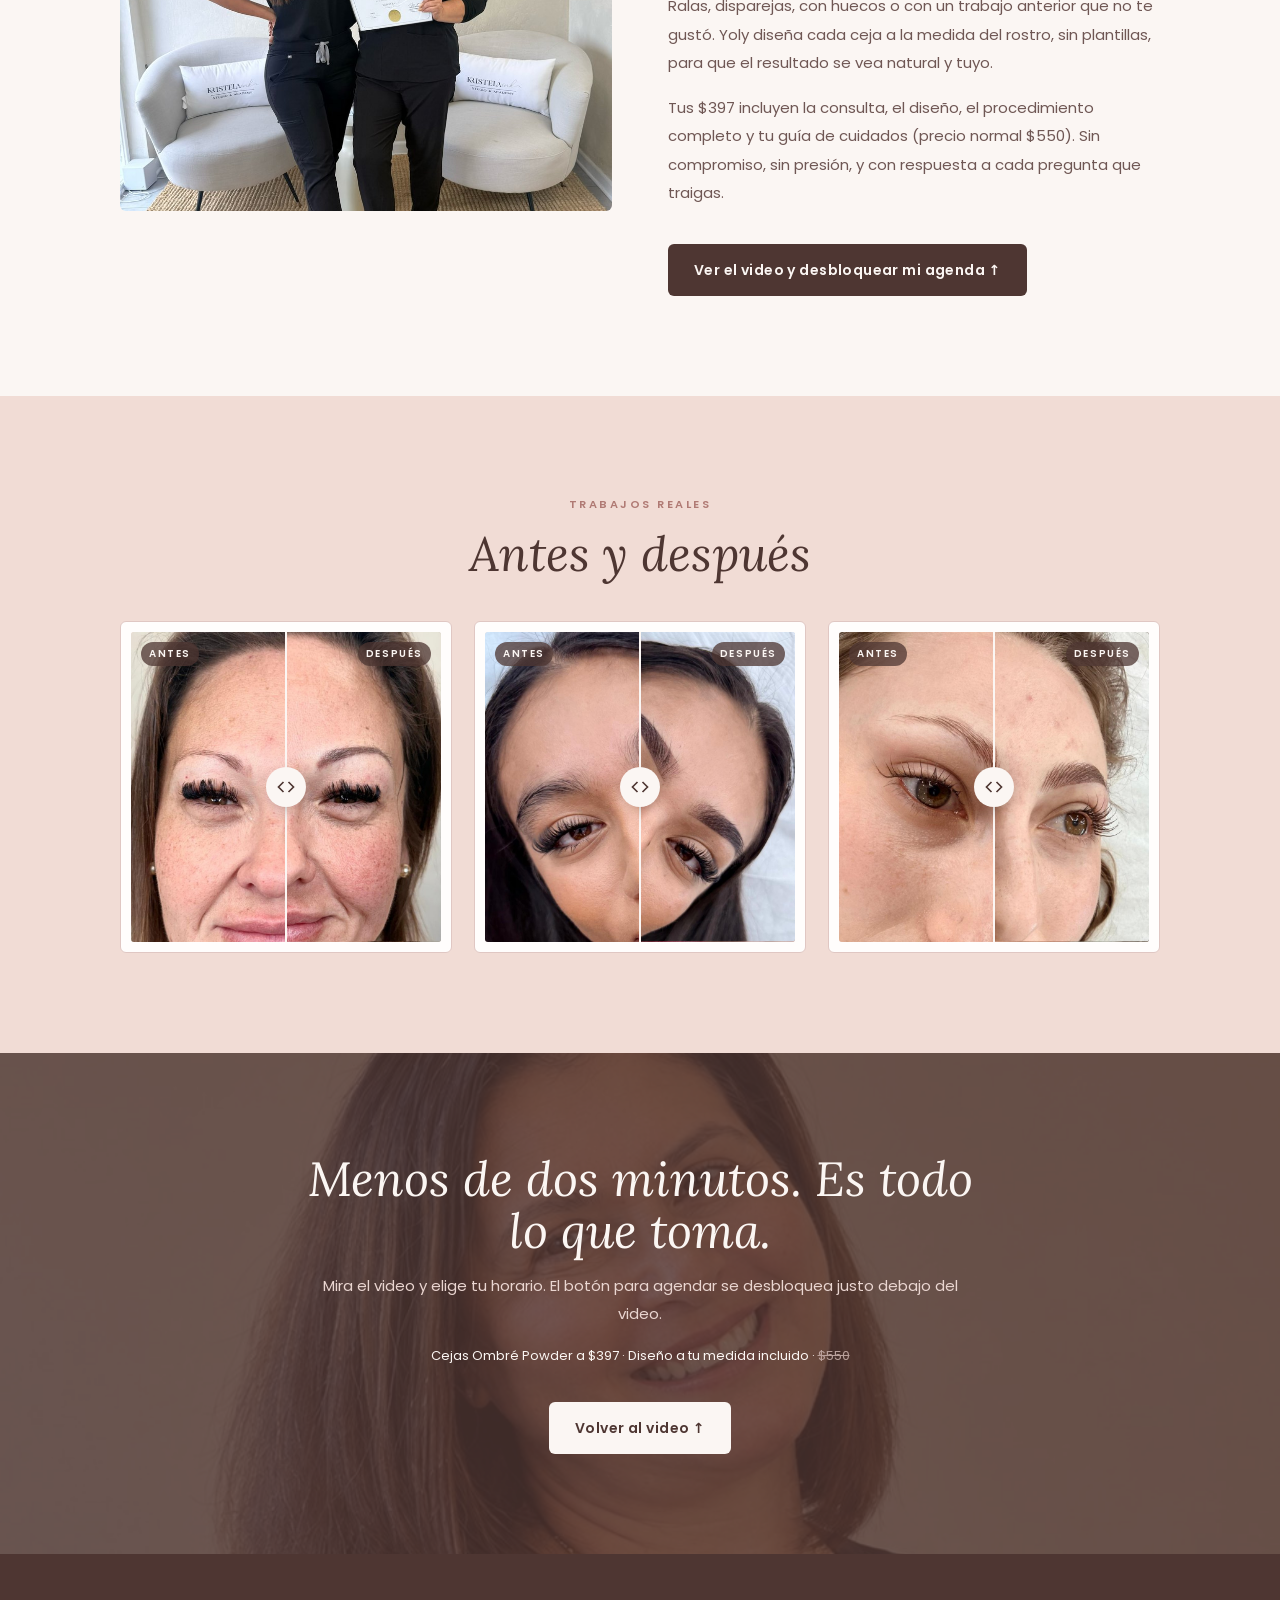
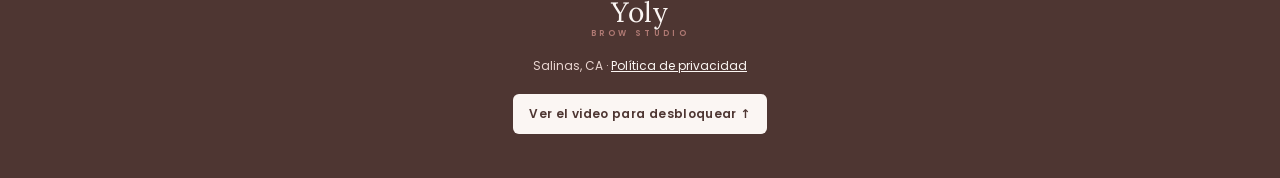
<file: video/index.html>
<!doctype html>
<html lang="es">
<head>
<meta charset="utf-8">
<meta name="viewport" content="width=device-width, initial-scale=1">
<meta name="robots" content="noindex">
<title>Estás a un paso | Yoly Brow Studio</title>
<script>
/* If the quiz redirected inside its frame, take over the whole page */
try { if (window.top !== window.self) window.top.location.href = location.href; } catch (e) {}
</script>
<link rel="icon" href="data:image/svg+xml,%3Csvg xmlns='http://www.w3.org/2000/svg' viewBox='0 0 64 64'%3E%3Crect width='64' height='64' rx='14' fill='%234E3632'/%3E%3Ctext x='32' y='43' font-family='Georgia,serif' font-size='34' text-anchor='middle' fill='%23FBF6F3'%3EY%3C/text%3E%3C/svg%3E">
<link rel="preconnect" href="https://fonts.googleapis.com">
<link rel="preconnect" href="https://fonts.gstatic.com" crossorigin>
<link href="https://fonts.googleapis.com/css2?family=Lora:ital,wght@0,400;0,500;1,400;1,500&family=Poppins:wght@300;400;500;600&display=swap" rel="stylesheet">
<link rel="stylesheet" href="/funnel.css">
<script>
/* ============ SETTINGS — edit here ============ */
window.SITE = {
  artist: 'Yoly',
  pixelId: '1642823290759521',
  // Explainer video (Marisol voiceover). Keep unlockSeconds about equal to its length.
  // Or a YouTube/Vimeo embed URL. Empty = placeholder card.
  videoUrl: '',
  videoPoster: '/media/yoly.jpg',
  unlockSeconds: 100,   // match the video length. Add ?test=1 to the URL to unlock in 5s.
  beforeAfter: [
    { before: '/media/ba-2-antes.jpg', after: '/media/ba-2-despues.jpg' },
    { before: '/media/ba-4-antes.jpg', after: '/media/ba-4-despues.jpg' },
    { before: '/media/ba-3-antes.jpg', after: '/media/ba-3-despues.jpg' }
  ]
};
</script>
<style>
.stepper{display:flex;justify-content:center;align-items:center;gap:8px;padding:18px 16px 0;font-size:12px;font-weight:500;color:var(--muted)}
.stepper .s{display:flex;align-items:center;gap:6px}
.stepper .d{width:24px;height:24px;border-radius:50%;display:grid;place-items:center;border:1px solid var(--linen);background:var(--card);font-size:11px;font-weight:600}
.stepper .done .d{background:var(--gold);border-color:var(--gold);color:#fff}
.stepper .on{color:var(--night)}
.stepper .on .d{background:var(--night);border-color:var(--night);color:var(--cream)}
.stepper .bar{width:28px;height:1px;background:var(--linen)}
.top{padding:28px 0 64px}
.top h1{font-size:40px;margin-top:14px}
@media(min-width:768px){.top h1{font-size:56px}}
.top .sub{max-width:600px;margin:16px auto 0;font-size:15px;line-height:1.85;color:var(--muted)}
.down{display:inline-block;margin-top:16px;font-size:13px;font-weight:600;color:var(--night);text-decoration:none}
.player{margin:28px auto 0;max-width:420px;aspect-ratio:9/16;max-height:72vh;border-radius:12px;overflow:hidden;background:var(--night);position:relative;box-shadow:0 30px 60px -30px rgba(78,54,50,.6)}
.player.wide{max-width:760px;aspect-ratio:16/9}
.player video,.player iframe{width:100%;height:100%;object-fit:cover;border:0}
.player .ph{position:absolute;inset:0;display:flex;flex-direction:column;align-items:center;justify-content:flex-end;padding:28px;text-align:center;color:var(--cream);background:linear-gradient(180deg,rgba(78,54,50,.1),rgba(78,54,50,.9)),var(--poster) center/cover}
.player .ph b{font-family:Lora,Georgia,serif;font-weight:400;font-size:26px;color:var(--cream)}
.player .ph span{font-size:12px;color:#EAD6D1;margin-top:6px}
.lockrow{margin-top:24px;display:flex;flex-direction:column;align-items:center;gap:10px}
.lockrow p{font-size:13px;color:var(--muted)}
.lockrow p b{font-variant-numeric:tabular-nums}
#booking{margin-top:20px}
.unlocked-msg{display:inline-block;margin-top:22px;padding:8px 14px;border-radius:999px;background:rgba(176,122,116,.15);color:var(--night);font-size:13px;font-weight:600}
.story{display:grid;gap:30px;align-items:center}
@media(min-width:900px){.story{grid-template-columns:1fr 1fr;gap:56px}}
.story img{width:100%;aspect-ratio:16/10;object-fit:cover;border-radius:var(--radius)}
.story p{font-size:15px;line-height:1.9;color:var(--muted);margin-top:16px}
.close-sec{position:relative;overflow:hidden}
.close-sec::before{content:"";position:absolute;inset:0;background:url(/media/hero.jpg) center 30%/cover;opacity:.2}
.close-sec .wrap{position:relative}
</style>
</head>
<body>

<div class="topbar">Ya casi · <b>Cejas Ombré Powder a $397</b>, diseño a tu medida incluido (precio normal $550)</div>
<header class="solo"><div class="wrap"><a href="#video" class="logo" aria-label="Yoly Brow Studio"><b>Yoly</b><small>BROW STUDIO</small></a></div></header>

<main>
  <section class="top" id="video">
    <div class="stepper" aria-label="Progreso">
      <span class="s done"><span class="d">✓</span>Quiz</span><span class="bar"></span>
      <span class="s on" id="st2"><span class="d">2</span>Ver video</span><span class="bar"></span>
      <span class="s" id="st3"><span class="d">3</span>Agendar</span>
    </div>
    <div class="wrap slim center">
      <h1 class="display" id="hello">¡Muy bien! Estás a un paso.</h1>
      <p class="sub">Antes de elegir el horario de tu consulta, mira este video corto: cómo trabaja <b>Yoly</b>, cómo es tu cita y por qué <b>nada se pigmenta hasta que tú apruebes el diseño</b>.</p>
      <a href="#player" class="down">Mira el video corto para desbloquear tu agenda ▼</a>

      <div class="player" id="player"></div>

      <div class="lockrow" id="lockrow">
        <button type="button" class="btn locked" id="lockBtn" disabled>🔒 Mira el video para desbloquear tu agenda</button>
        <p>Tu agenda se desbloquea en <b id="timer">1:40</b></p>
      </div>
      <div id="booking" hidden>
        <span class="unlocked-msg">✓ ¡Listo! Tu agenda está desbloqueada</span>
        <div class="cta" style="margin-top:18px"><a class="btn" id="goSchedule" href="/agendar/">Elegir mi horario →</a><small>Consulta gratis de 15 minutos con Yoly</small></div>
      </div>
    </div>
  </section>

  <!-- OFFER STACK -->
  <section class="alt">
    <div class="wrap">
      <div class="center slim" style="margin:0 auto">
        <p class="eyebrow">Mientras ves el video</p>
        <h2 class="display h2" style="margin-top:14px">Esto es todo lo que incluyen tus <b>$397</b></h2>
        <p class="lead" style="margin-top:14px">Tus respuestas del quiz ya están con Yoly. Esto es lo que recibes, de la consulta hasta que tus cejas sanen.</p>
      </div>
      <div class="stack">
        <article class="item"><div class="pic"><img src="/media/resultado-1.jpg" alt="Resultado de cejas Ombré Powder" loading="lazy"><span class="n">1</span></div><div><span class="badge">Incluido</span><h3>Tu procedimiento Ombré Powder completo</h3><p>Un efecto empolvado y degradado, <b>más suave al inicio y más definido hacia la cola</b>, como cejas recién maquilladas.</p></div></article>
        <article class="item"><div class="pic"><img src="/media/diseno.jpg" alt="Diseño de cejas a la medida" loading="lazy"><span class="n">2</span></div><div><h3>Diseño y mapeo a tu medida</h3><p>La forma se dibuja según tu rostro y <b>no se aplica pigmento hasta que tú la apruebes</b>.</p></div></article>
        <article class="item"><div class="pic"><img src="/media/yoly-cara.jpg" alt="Yoly" loading="lazy"><span class="n">3</span></div><div><h3>Consulta gratis de 15 minutos</h3><p>Una llamada con Yoly sobre lo que buscas, tu tipo de piel y tus dudas. <b>Tus respuestas del quiz ya las tiene enfrente.</b></p></div></article>
        <article class="item"><div class="pic"><img src="/media/resultado-2.jpg" alt="Cejas sanadas" loading="lazy"><span class="n">4</span></div><div><h3>Guía de cuidados paso a paso</h3><p>Qué hacer los días después para que <b>tus cejas sanen bonitas</b> y el color quede parejo.</p></div></article>
      </div>
      <p class="valueline">Diseño + procedimiento + consulta + guía de cuidados: <s>$550</s> hoy <span class="big">$397</span></p>
      <div class="cta"><a href="#video" class="btn">Ver el video y desbloquear mi agenda ↑</a></div>
    </div>
  </section>

  <!-- STEPS -->
  <section class="dark">
    <div class="wrap">
      <p class="eyebrow">Lo que sigue</p>
      <h2 class="display h2" style="margin-top:14px">Cómo es tu experiencia</h2>
      <div class="steps">
        <div class="step"><span class="num">01</span><h3>Primero te escucho</h3><p>En la consulta gratis hablamos de lo que buscas, a partir de lo que respondiste en el quiz. Sin prisa y sin juicios.</p></div>
        <div class="step"><span class="num">02</span><h3>Diseñamos juntas</h3><p>El día de tu cita mido y dibujo tu forma ideal. Lo ajustamos hasta que te encante lo que ves en el espejo.</p></div>
        <div class="step"><span class="num">03</span><h3>Sales con tus cejas listas</h3><p>Hacemos el procedimiento <b>ese mismo día</b> y te llevas tu guía de cuidados para que sanen bonitas.</p></div>
      </div>
    </div>
  </section>

  <!-- STORY -->
  <section>
    <div class="wrap story">
      <img src="/media/certificado.jpg" alt="Yoly recibiendo su certificado" loading="lazy" style="object-position:center 35%">
      <div>
        <h2 class="display h2">Como estén tus cejas hoy, desde ahí empezamos.</h2>
        <p>Ralas, disparejas, con huecos o con un trabajo anterior que no te gustó. Yoly diseña cada ceja a la medida del rostro, sin plantillas, para que el resultado se vea natural y tuyo.</p>
        <p>Tus $397 incluyen la consulta, el diseño, el procedimiento completo y tu guía de cuidados (precio normal $550). Sin compromiso, sin presión, y con respuesta a cada pregunta que traigas.</p>
        <div class="cta" style="align-items:flex-start"><a href="#video" class="btn">Ver el video y desbloquear mi agenda ↑</a></div>
      </div>
    </div>
  </section>

  <!-- RESULTS -->
  <section class="alt">
    <div class="wrap">
      <div class="center"><p class="eyebrow">Trabajos reales</p><h2 class="display h2" style="margin-top:14px">Antes y después</h2></div>
      <div class="ba-grid" data-ba="3"></div>
    </div>
  </section>

  <!-- CLOSE -->
  <section class="dark close-sec">
    <div class="wrap slim center">
      <h2 class="display h2">Menos de dos minutos. Es todo lo que toma.</h2>
      <p class="lead" style="margin-top:14px">Mira el video y elige tu horario. El botón para agendar se desbloquea justo debajo del video.</p>
      <p style="margin-top:18px;font-size:13px">Cejas Ombré Powder a $397 · Diseño a tu medida incluido · <s>$550</s></p>
      <div class="cta"><a href="#video" class="btn light">Volver al video ↑</a></div>
    </div>
  </section>
</main>

<footer>
  <div class="wrap">
    <a href="#video" class="logo light" aria-label="Yoly Brow Studio"><b>Yoly</b><small>BROW STUDIO</small></a>
    <p>Salinas, CA · <a href="https://pmuacademia.com/privacidad" target="_blank" rel="noopener">Política de privacidad</a></p>
    <a href="#video" class="btn sm light">Ver el video para desbloquear ↑</a>
  </div>
</footer>

<script>
(function(){
  const S = window.SITE, $ = id => document.getElementById(id);
  const params = new URLSearchParams(location.search);
  const fn = (params.get('fn') || params.get('first_name') || params.get('name') || '').split(' ')[0];
  if (fn) $('hello').textContent = `¡Muy bien, ${fn.charAt(0).toUpperCase() + fn.slice(1)}! Estás a un paso.`;

  // video
  const p = $('player'), v = S.videoUrl;
  if (!v) {
    p.innerHTML = `<div class="ph" style="--poster:url('${S.videoPoster}')"><b>Yoly Brow Studio</b><span>Cejas Ombré Powder · Salinas, CA</span></div>`;
  } else if (/youtube|youtu\.be|vimeo/.test(v)) {
    p.classList.add('wide');
    p.innerHTML = `<iframe src="${v}" allow="autoplay; fullscreen; picture-in-picture" allowfullscreen title="Video de Yoly"></iframe>`;
  } else {
    p.innerHTML = `<video src="${v}" poster="${S.videoPoster}" controls playsinline preload="metadata"></video>`;
  }

  // countdown → unlock booking
  let left = !S.videoUrl ? 0 : (params.get('test') ? 5 : S.unlockSeconds);  // no video yet: unlock right away
  const fmt = s => Math.floor(s/60) + ':' + String(s%60).padStart(2,'0');
  $('timer').textContent = fmt(left);
  const unlock = () => {
    $('lockrow').hidden = true;
    $('goSchedule').href = '/agendar/' + location.search;
    $('booking').hidden = false;
    $('st2').className = 's done'; $('st2').querySelector('.d').textContent = '✓';
    $('st3').className = 's on';
    if (window.fbq) fbq('track', 'ViewContent', { content_name: 'Yoly booking unlocked' });
  };
  const t = setInterval(() => { left--; $('timer').textContent = fmt(Math.max(left,0)); if (left <= 0) { clearInterval(t); unlock(); } }, 1000);
  // every "back to video" CTA lands on the player
  document.querySelectorAll('a[href="#video"]').forEach(a => a.addEventListener('click', e => { e.preventDefault(); p.scrollIntoView({ behavior: 'smooth', block: 'center' }); }));
})();
</script>
<script src="/funnel.js"></script>
</body>
</html>
</file>
<file: funnel.css>
/* Shared styles for the Yoly quiz funnel (quiz, video, schedule pages) */
:root{
  --night:#4E3632; --navy:#3A2724; --ink:#5A403C; --cream:#FBF6F3; --sand:#F1DCD5;
  --linen:#E0C7C3; --card:#FFFDFC; --gold:#B07A74; --muted:#6F5754; --radius:6px;
}
*{box-sizing:border-box;margin:0;padding:0}
[hidden]{display:none!important}
html{scroll-behavior:smooth;scroll-padding-top:110px;-webkit-text-size-adjust:100%}
body{background:var(--cream);color:var(--ink);font-family:Poppins,system-ui,sans-serif;line-height:1.6;overflow-x:hidden}
img,video,iframe{display:block;max-width:100%}
button{font:inherit;cursor:pointer;border:0;background:none;color:inherit}
a{color:inherit}
::selection{background:var(--night);color:var(--cream)}
:focus-visible{outline:2px solid var(--navy);outline-offset:3px}
b,strong{font-weight:600;color:var(--night)}
.dark b,.dark strong{color:var(--cream)}

.wrap{max-width:1120px;margin:0 auto;padding:0 20px}
@media(min-width:768px){.wrap{padding:0 40px}}
.slim{max-width:760px}
.eyebrow{font-size:.7rem;font-weight:600;letter-spacing:.22em;text-transform:uppercase;color:var(--gold)}
.display{font-family:Lora,Georgia,serif;font-style:italic;font-weight:400;line-height:1.1;color:var(--night)}
.h2{font-size:36px}
@media(min-width:768px){.h2{font-size:48px}}
.center{text-align:center}
.lead{font-size:15px;line-height:1.85;color:var(--muted)}
section{padding:72px 0}
@media(min-width:768px){section{padding:100px 0}}
.alt{background:var(--sand)}
.dark{background:var(--night);color:var(--cream)}
.dark .display{color:var(--cream)}
.dark .lead{color:#EAD6D1}

/* top bar + header */
.topbar{background:var(--night);color:var(--cream);font-size:12px;text-align:center;padding:9px 16px;line-height:1.5}
.topbar b{color:var(--cream)}
header{position:sticky;top:0;z-index:40;background:rgba(251,246,243,.95);backdrop-filter:blur(10px);-webkit-backdrop-filter:blur(10px);border-bottom:1px solid rgba(224,199,195,.8)}
header .wrap{height:66px;display:flex;align-items:center;justify-content:space-between;gap:12px}
header.solo .wrap{justify-content:center}
.logo{text-decoration:none;display:flex;flex-direction:column;line-height:1}
.logo b{font-family:Lora,Georgia,serif;font-weight:400;font-size:28px;color:var(--night);letter-spacing:.02em}
.logo small{font-size:8px;letter-spacing:.42em;color:var(--gold);margin-top:4px;font-weight:600}
.logo.light b{color:var(--cream)}

/* buttons */
.btn{display:inline-flex;align-items:center;justify-content:center;gap:10px;min-height:52px;padding:12px 26px;border-radius:var(--radius);background:var(--night);color:var(--cream);font-size:14px;font-weight:600;letter-spacing:.03em;text-decoration:none;text-align:center;transition:background .2s,transform .2s}
.btn:hover{background:var(--navy);transform:translateY(-1px)}
.btn.sm{min-height:40px;padding:8px 16px;font-size:12px}
.btn.light{background:var(--cream);color:var(--night)}
.btn.light:hover{background:#fff}
.btn.locked{background:#B9A09B;cursor:not-allowed;transform:none}
.cta{margin-top:36px;display:flex;flex-direction:column;align-items:center;gap:12px;text-align:center}
.cta small{font-size:12px;color:var(--muted)}
.dark .cta small{color:#EAD6D1}
s{color:var(--muted)}
.dark s{color:#B9A09B}

/* offer pill */
.offer{display:inline-flex;flex-wrap:wrap;align-items:baseline;justify-content:center;gap:4px 10px;padding:10px 16px;border:1px solid var(--linen);background:rgba(255,252,246,.7);border-radius:var(--radius)}
.offer .tag{font-size:10px;font-weight:600;letter-spacing:.2em;text-transform:uppercase;color:var(--gold);width:100%}
.offer .price{font-family:Lora,Georgia,serif;font-size:34px;color:var(--night);line-height:1}

/* offer stack cards */
.stack{display:grid;gap:18px;margin-top:44px}
@media(min-width:768px){.stack{grid-template-columns:repeat(2,1fr);gap:22px}}
.item{display:grid;grid-template-columns:96px 1fr;gap:18px;align-items:start;background:var(--card);border:1px solid var(--linen);border-radius:var(--radius);padding:18px}
@media(min-width:768px){.item{grid-template-columns:120px 1fr;padding:22px}}
.item .pic{position:relative;aspect-ratio:1;border-radius:4px;overflow:hidden;background:var(--sand)}
.item .pic img{width:100%;height:100%;object-fit:cover}
.item .n{position:absolute;left:6px;top:6px;width:26px;height:26px;border-radius:50%;background:var(--night);color:var(--cream);font-size:12px;font-weight:600;display:grid;place-items:center}
.item h3{font-family:Lora,Georgia,serif;font-weight:400;font-size:23px;line-height:1.2;color:var(--night)}
.item p{font-size:14px;line-height:1.75;color:var(--muted);margin-top:8px}
.badge{display:inline-block;font-size:10px;font-weight:600;letter-spacing:.16em;text-transform:uppercase;background:var(--night);color:var(--cream);padding:3px 8px;border-radius:999px;margin-bottom:8px}
.valueline{margin-top:30px;text-align:center;font-size:15px;color:var(--ink)}
.valueline .big{font-family:Lora,Georgia,serif;font-size:30px;color:var(--night)}

/* numbered steps */
.steps{display:grid;gap:28px;margin-top:44px}
@media(min-width:768px){.steps{grid-template-columns:repeat(3,1fr);gap:28px}}
.step{border-top:1px solid rgba(251,246,243,.25);padding-top:22px}
.step .num{font-family:Lora,Georgia,serif;font-size:42px;color:var(--gold);line-height:1}
.step h3{font-family:Lora,Georgia,serif;font-weight:400;font-size:24px;margin-top:12px;color:var(--cream)}
.step p{font-size:14px;line-height:1.8;color:#EAD6D1;margin-top:8px}

/* before / after slider */
.ba-grid{display:grid;gap:18px;margin-top:40px}
@media(min-width:640px){.ba-grid{grid-template-columns:repeat(2,1fr)}}
@media(min-width:1024px){.ba-grid{grid-template-columns:repeat(3,1fr);gap:22px}}
.ba{background:var(--card);border:1px solid var(--linen);border-radius:var(--radius);padding:10px}
.ba-frame{position:relative;aspect-ratio:1;overflow:hidden;border-radius:3px;background:var(--sand);user-select:none;-webkit-user-select:none;touch-action:pan-y;cursor:ew-resize}
.ba-frame img{position:absolute;inset:0;width:100%;height:100%;object-fit:cover;pointer-events:none}
.ba-after{position:absolute;inset:0;clip-path:inset(0 0 0 var(--pos,50%))}
.ba-line{position:absolute;top:0;bottom:0;left:var(--pos,50%);width:2px;margin-left:-1px;background:var(--cream);pointer-events:none}
.ba-knob{position:absolute;top:50%;left:50%;width:40px;height:40px;margin:-20px 0 0 -20px;border-radius:50%;background:var(--cream);color:var(--night);display:grid;place-items:center;box-shadow:0 6px 18px -6px rgba(78,54,50,.55)}
.ba-knob svg{width:20px;height:20px}
.ba-lbl{position:absolute;top:10px;font-size:10px;font-weight:600;letter-spacing:.16em;text-transform:uppercase;background:rgba(78,54,50,.75);color:var(--cream);padding:4px 8px;border-radius:999px;pointer-events:none}
.ba-lbl.l{left:10px}.ba-lbl.r{right:10px}

/* footer */
footer{background:var(--night);color:var(--cream);padding:44px 0 110px}
@media(min-width:768px){footer{padding-bottom:44px}}
footer .wrap{display:flex;flex-direction:column;align-items:center;gap:18px;text-align:center}
footer p{font-size:12px;color:#EAD6D1}
footer a{color:var(--cream)}

/* mobile sticky CTA */
.mobile-cta{position:fixed;left:0;right:0;bottom:0;z-index:40;padding:10px 12px;background:rgba(251,246,243,.96);backdrop-filter:blur(10px);-webkit-backdrop-filter:blur(10px);border-top:1px solid var(--linen)}
.mobile-cta .btn{width:100%}
@media(min-width:768px){.mobile-cta{display:none}}

.reveal{animation:up .7s ease both}
@keyframes up{from{opacity:0;transform:translateY(16px)}to{opacity:1;transform:none}}
@media(prefers-reduced-motion:reduce){html{scroll-behavior:auto}*,*::before,*::after{animation-duration:.01ms!important;transition-duration:.01ms!important}}
</file>
